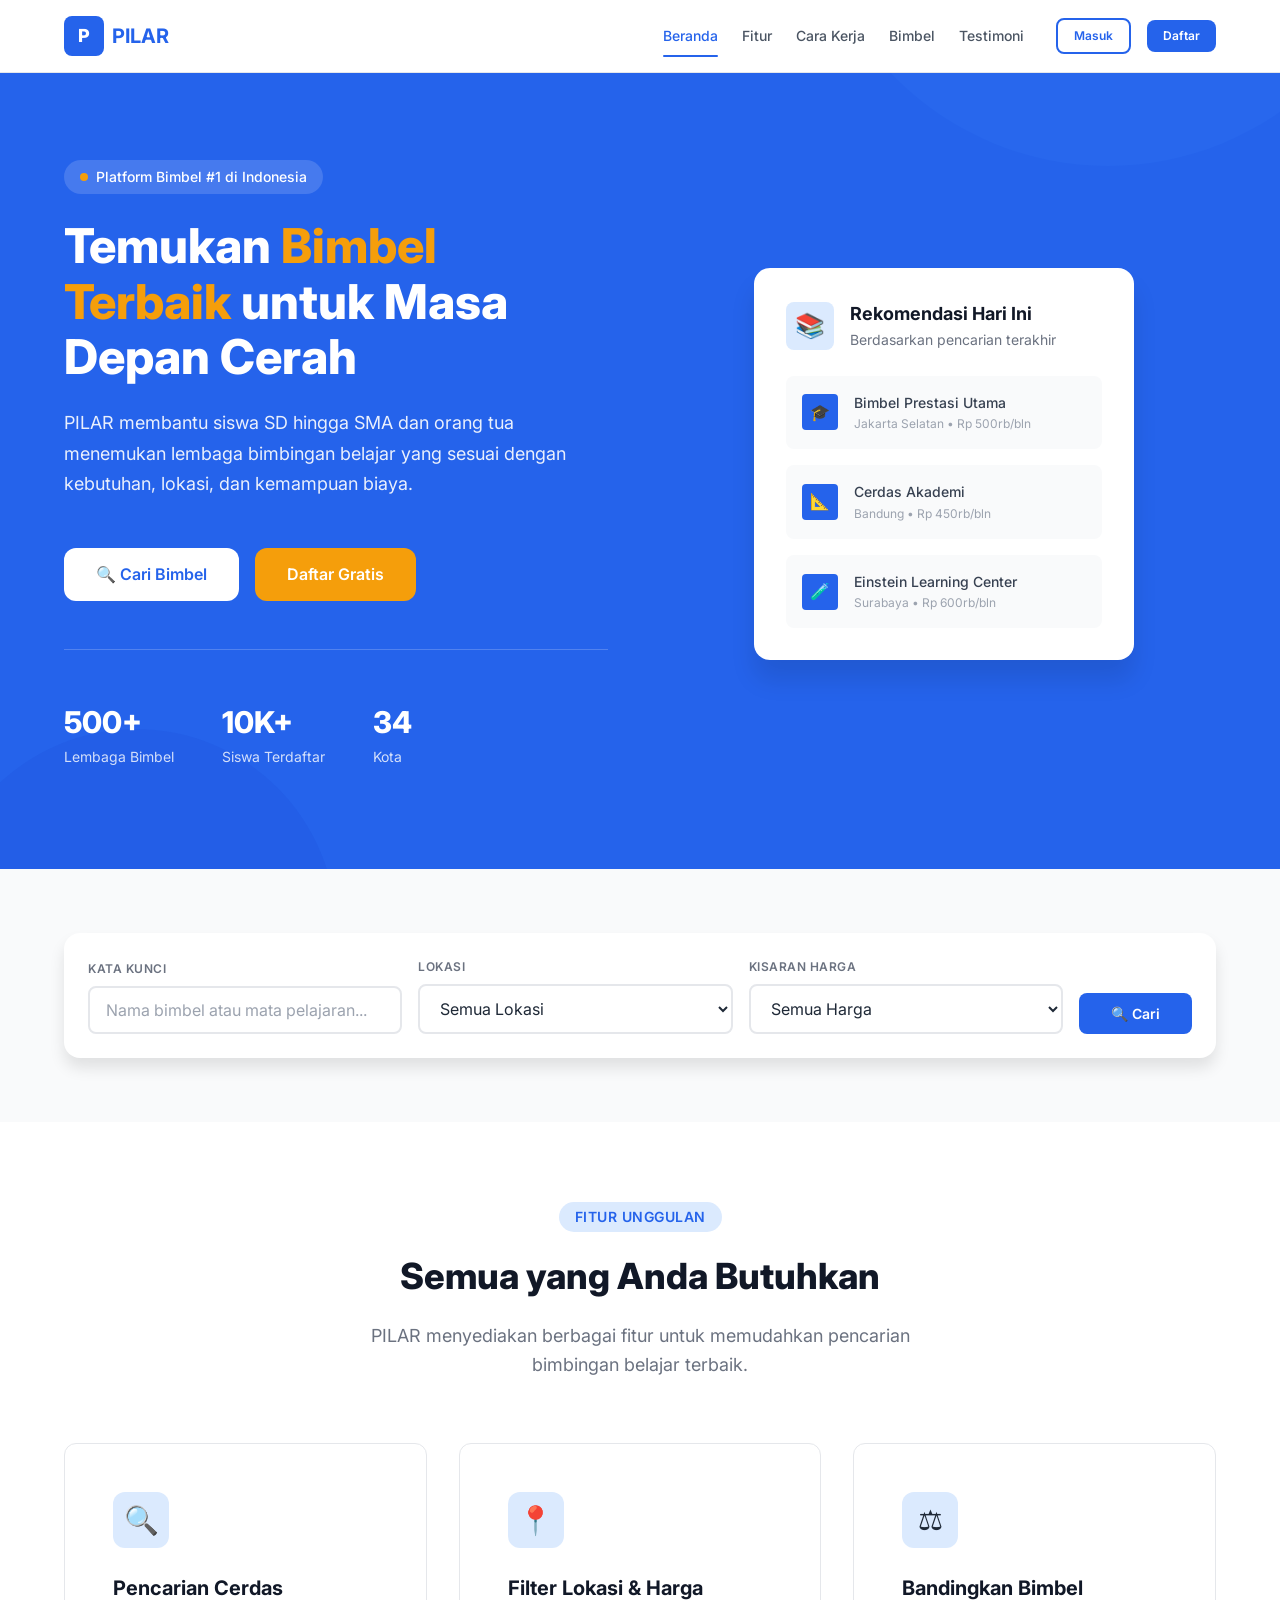
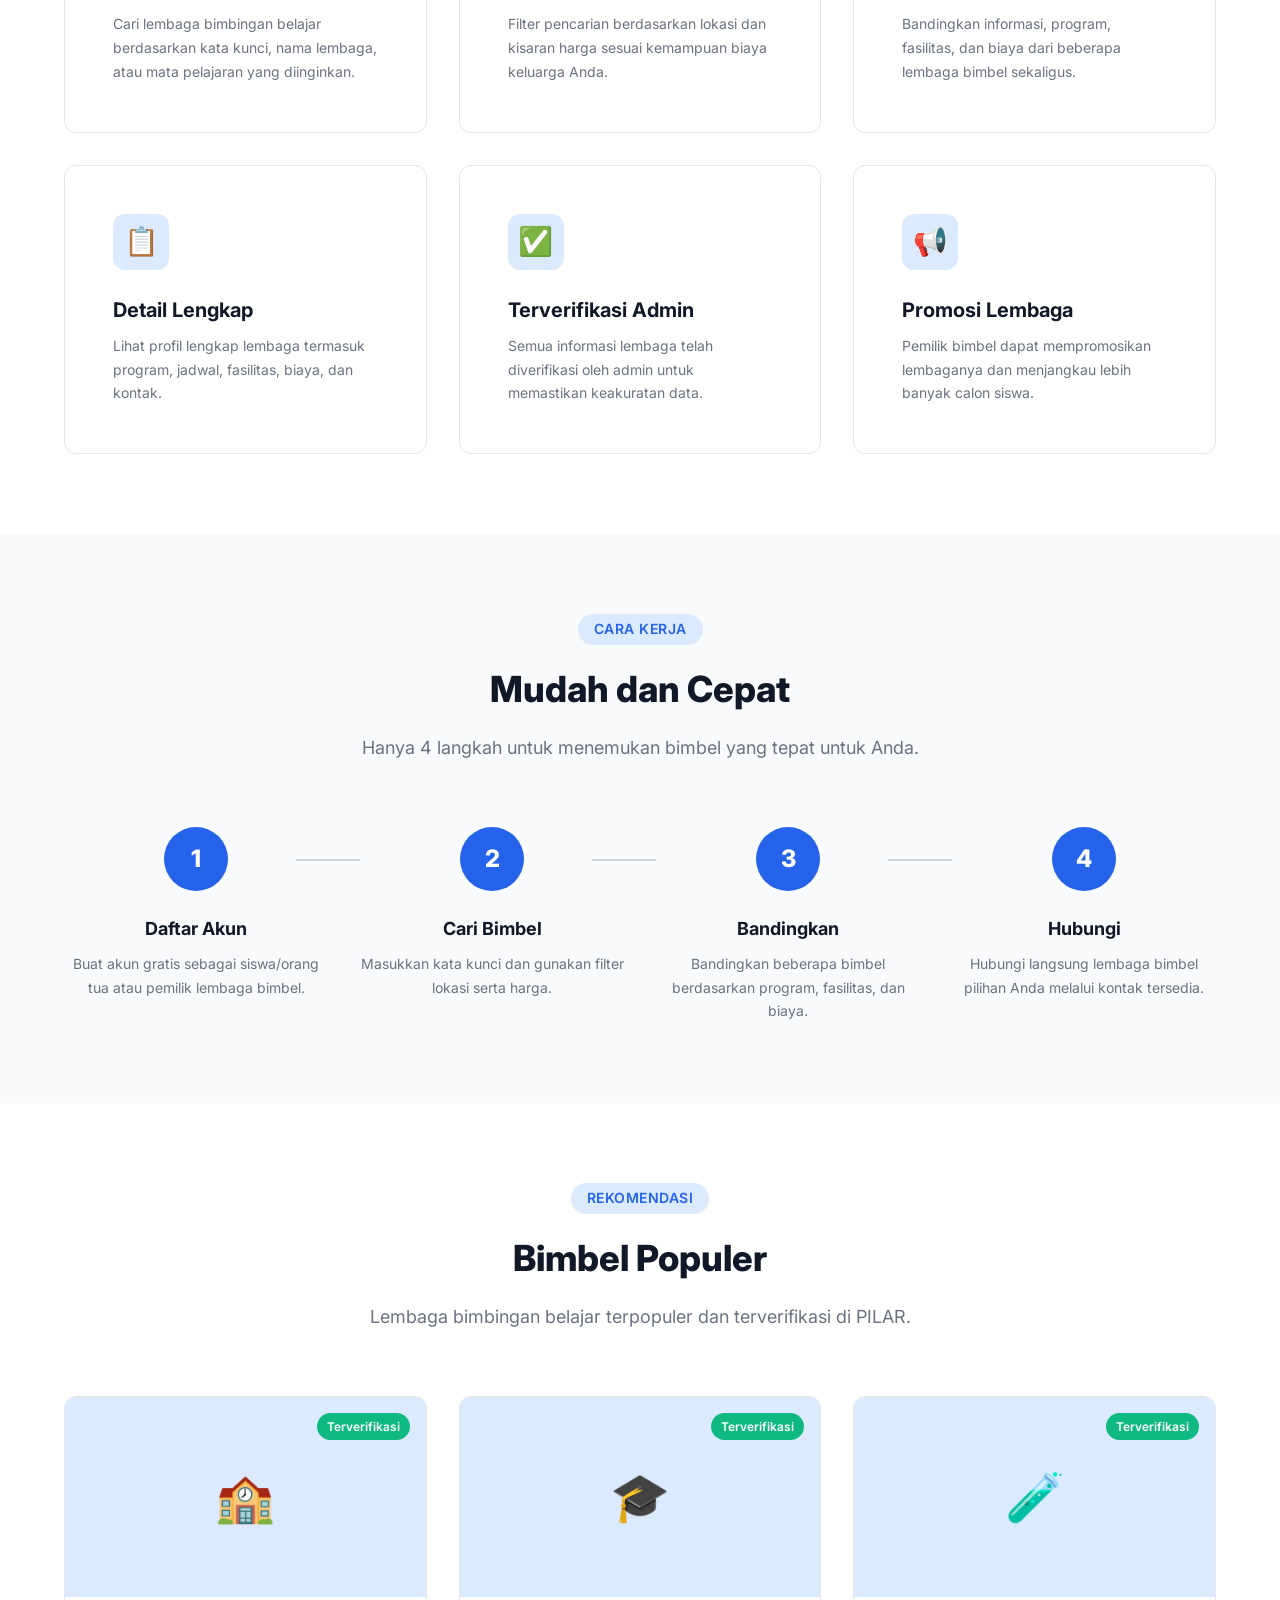
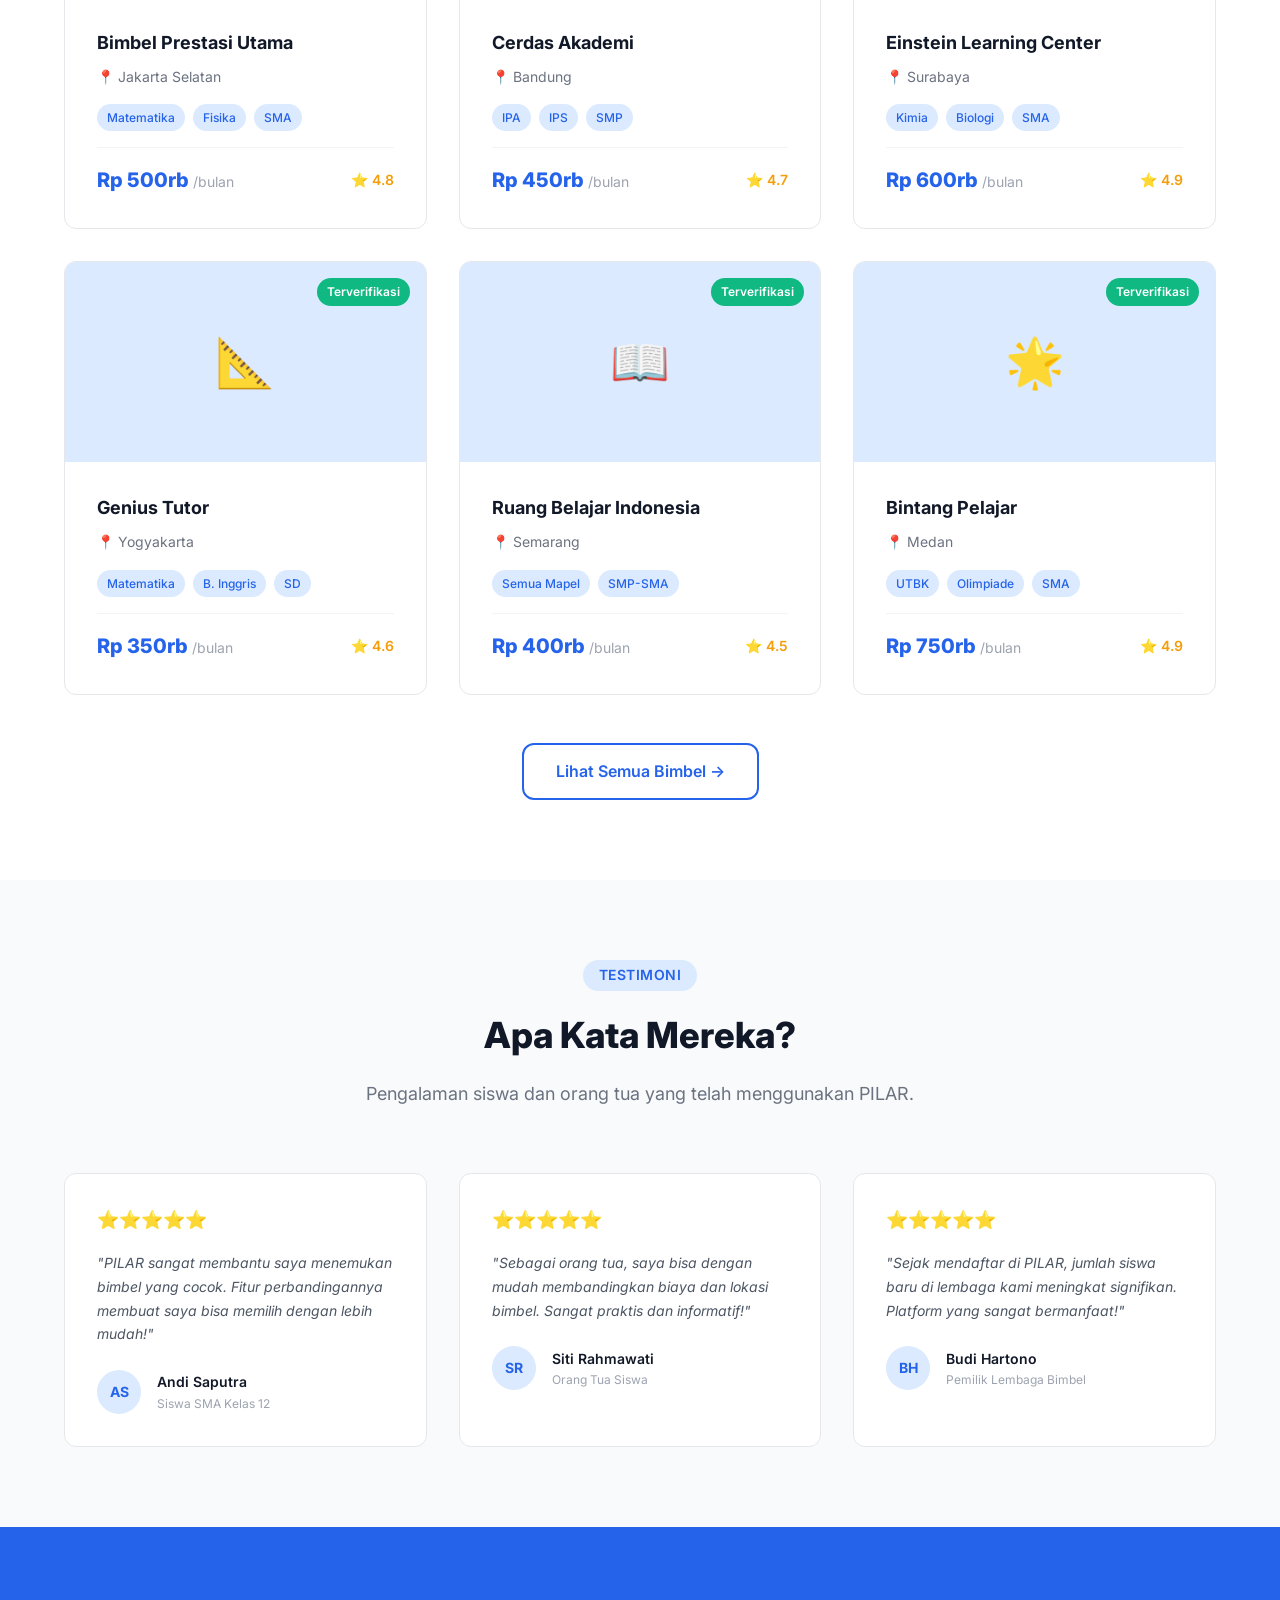
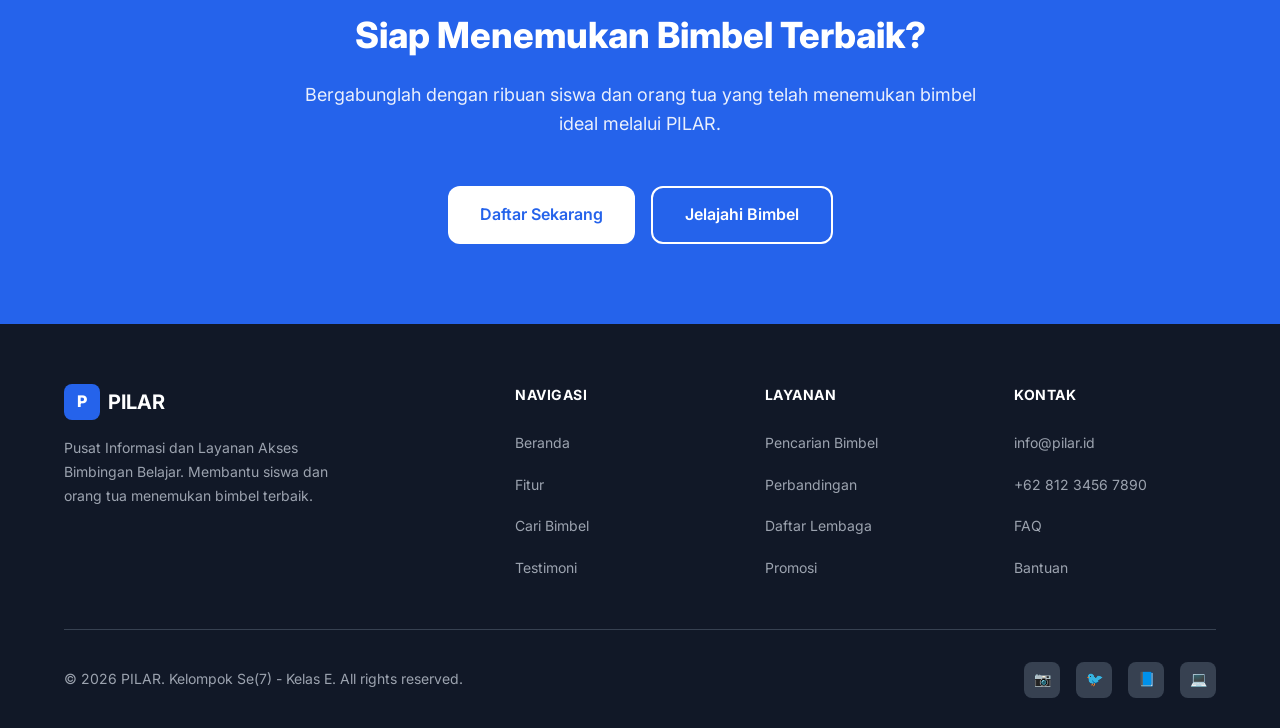
<file: index.html>
﻿<!DOCTYPE html>
<html lang="id">
<head>
  <meta charset="UTF-8">
  <meta name="viewport" content="width=device-width, initial-scale=1.0">
  <title>PILAR - Pusat Informasi dan Layanan Akses Bimbingan Belajar</title>
  <link rel="stylesheet" href="css/style.css">
  <link href="https://fonts.googleapis.com/css2?family=Inter:wght@400;500;600;700;800&display=swap" rel="stylesheet">
</head>
<body>

<nav class="navbar" id="navbar">
    <div class="container">
      <a href="index.html" class="navbar-brand">
        <div class="navbar-logo">P</div>
        <span class="navbar-brand-text"><span>PILAR</span></span>
      </a>

      <div class="navbar-menu" id="navbarMenu">
        <div class="navbar-links">
          <a href="#beranda" class="active">Beranda</a>
          <a href="#fitur">Fitur</a>
          <a href="#cara-kerja">Cara Kerja</a>
          <a href="#bimbel">Bimbel</a>
          <a href="#testimoni">Testimoni</a>
        </div>
        <div class="navbar-actions">
          <a href="login.html" class="btn btn-outline btn-sm">Masuk</a>
          <a href="register.html" class="btn btn-primary btn-sm">Daftar</a>
        </div>
      </div>

      <button class="navbar-toggle" id="navbarToggle" aria-label="Toggle menu">
        <span></span>
        <span></span>
        <span></span>
      </button>
    </div>
  </nav>

<section class="hero" id="beranda">
    <div class="container">
      <div class="hero-content">
        <div class="hero-badge">
          <span class="dot"></span>
          Platform Bimbel #1 di Indonesia
        </div>
        <h1 class="hero-title">
          Temukan <span class="highlight">Bimbel Terbaik</span> untuk Masa Depan Cerah
        </h1>
        <p class="hero-description">
          PILAR membantu siswa SD hingga SMA dan orang tua menemukan lembaga bimbingan belajar
          yang sesuai dengan kebutuhan, lokasi, dan kemampuan biaya.
        </p>
        <div class="hero-buttons">
          <a href="#bimbel" class="btn btn-white btn-lg">🔍 Cari Bimbel</a>
          <a href="register.html" class="btn btn-accent btn-lg">Daftar Gratis</a>
        </div>
        <div class="hero-stats">
          <div class="hero-stat">
            <div class="hero-stat-number">500+</div>
            <div class="hero-stat-label">Lembaga Bimbel</div>
          </div>
          <div class="hero-stat">
            <div class="hero-stat-number">10K+</div>
            <div class="hero-stat-label">Siswa Terdaftar</div>
          </div>
          <div class="hero-stat">
            <div class="hero-stat-number">34</div>
            <div class="hero-stat-label">Kota</div>
          </div>
        </div>
      </div>

      <div class="hero-illustration">
        <div class="hero-card">
          <div class="hero-card-header">
            <div class="hero-card-icon">📚</div>
            <div>
              <div class="hero-card-title">Rekomendasi Hari Ini</div>
              <div class="hero-card-subtitle">Berdasarkan pencarian terakhir</div>
            </div>
          </div>
          <div class="hero-card-items">
            <div class="hero-card-item">
              <div class="hero-card-item-icon">🎓</div>
              <div>
                <div class="hero-card-item-text">Bimbel Prestasi Utama</div>
                <div class="hero-card-item-sub">Jakarta Selatan • Rp 500rb/bln</div>
              </div>
            </div>
            <div class="hero-card-item">
              <div class="hero-card-item-icon">📐</div>
              <div>
                <div class="hero-card-item-text">Cerdas Akademi</div>
                <div class="hero-card-item-sub">Bandung • Rp 450rb/bln</div>
              </div>
            </div>
            <div class="hero-card-item">
              <div class="hero-card-item-icon">🧪</div>
              <div>
                <div class="hero-card-item-text">Einstein Learning Center</div>
                <div class="hero-card-item-sub">Surabaya • Rp 600rb/bln</div>
              </div>
            </div>
          </div>
        </div>
      </div>
    </div>
  </section>

<section class="search-section" id="cari">
    <div class="container">
      <div class="search-bar">
        <div class="search-field">
          <label for="searchKeyword">Kata Kunci</label>
          <input type="text" id="searchKeyword" placeholder="Nama bimbel atau mata pelajaran...">
        </div>
        <div class="search-field">
          <label for="searchLocation">Lokasi</label>
          <select id="searchLocation">
            <option value="">Semua Lokasi</option>
            <option value="jakarta">Jakarta</option>
            <option value="bandung">Bandung</option>
            <option value="surabaya">Surabaya</option>
            <option value="yogyakarta">Yogyakarta</option>
            <option value="semarang">Semarang</option>
            <option value="medan">Medan</option>
            <option value="makassar">Makassar</option>
          </select>
        </div>
        <div class="search-field">
          <label for="searchPrice">Kisaran Harga</label>
          <select id="searchPrice">
            <option value="">Semua Harga</option>
            <option value="0-300000">Di bawah Rp 300rb</option>
            <option value="300000-500000">Rp 300rb - Rp 500rb</option>
            <option value="500000-1000000">Rp 500rb - Rp 1jt</option>
            <option value="1000000+">Di atas Rp 1jt</option>
          </select>
        </div>
        <button class="btn btn-primary search-btn" onclick="handleSearch()">
          🔍 Cari
        </button>
      </div>
    </div>
  </section>

<section class="section" id="fitur">
    <div class="container">
      <div class="section-header">
        <span class="section-label">Fitur Unggulan</span>
        <h2 class="section-title">Semua yang Anda Butuhkan</h2>
        <p class="section-subtitle">
          PILAR menyediakan berbagai fitur untuk memudahkan pencarian bimbingan belajar terbaik.
        </p>
      </div>

      <div class="features-grid">
        <div class="feature-card fade-in">
          <div class="feature-icon">🔍</div>
          <h3 class="feature-title">Pencarian Cerdas</h3>
          <p class="feature-description">
            Cari lembaga bimbingan belajar berdasarkan kata kunci, nama lembaga,
            atau mata pelajaran yang diinginkan.
          </p>
        </div>

        <div class="feature-card fade-in">
          <div class="feature-icon">📍</div>
          <h3 class="feature-title">Filter Lokasi & Harga</h3>
          <p class="feature-description">
            Filter pencarian berdasarkan lokasi dan kisaran harga sesuai
            kemampuan biaya keluarga Anda.
          </p>
        </div>

        <div class="feature-card fade-in">
          <div class="feature-icon">⚖️</div>
          <h3 class="feature-title">Bandingkan Bimbel</h3>
          <p class="feature-description">
            Bandingkan informasi, program, fasilitas, dan biaya dari
            beberapa lembaga bimbel sekaligus.
          </p>
        </div>

        <div class="feature-card fade-in">
          <div class="feature-icon">📋</div>
          <h3 class="feature-title">Detail Lengkap</h3>
          <p class="feature-description">
            Lihat profil lengkap lembaga termasuk program, jadwal, fasilitas,
            biaya, dan kontak.
          </p>
        </div>

        <div class="feature-card fade-in">
          <div class="feature-icon">✅</div>
          <h3 class="feature-title">Terverifikasi Admin</h3>
          <p class="feature-description">
            Semua informasi lembaga telah diverifikasi oleh admin untuk
            memastikan keakuratan data.
          </p>
        </div>

        <div class="feature-card fade-in">
          <div class="feature-icon">📢</div>
          <h3 class="feature-title">Promosi Lembaga</h3>
          <p class="feature-description">
            Pemilik bimbel dapat mempromosikan lembaganya dan menjangkau
            lebih banyak calon siswa.
          </p>
        </div>
      </div>
    </div>
  </section>

<section class="section how-it-works" id="cara-kerja">
    <div class="container">
      <div class="section-header">
        <span class="section-label">Cara Kerja</span>
        <h2 class="section-title">Mudah dan Cepat</h2>
        <p class="section-subtitle">
          Hanya 4 langkah untuk menemukan bimbel yang tepat untuk Anda.
        </p>
      </div>

      <div class="steps-grid">
        <div class="step-card fade-in">
          <div class="step-number">1</div>
          <h3 class="step-title">Daftar Akun</h3>
          <p class="step-description">
            Buat akun gratis sebagai siswa/orang tua atau pemilik lembaga bimbel.
          </p>
        </div>

        <div class="step-card fade-in">
          <div class="step-number">2</div>
          <h3 class="step-title">Cari Bimbel</h3>
          <p class="step-description">
            Masukkan kata kunci dan gunakan filter lokasi serta harga.
          </p>
        </div>

        <div class="step-card fade-in">
          <div class="step-number">3</div>
          <h3 class="step-title">Bandingkan</h3>
          <p class="step-description">
            Bandingkan beberapa bimbel berdasarkan program, fasilitas, dan biaya.
          </p>
        </div>

        <div class="step-card fade-in">
          <div class="step-number">4</div>
          <h3 class="step-title">Hubungi</h3>
          <p class="step-description">
            Hubungi langsung lembaga bimbel pilihan Anda melalui kontak tersedia.
          </p>
        </div>
      </div>
    </div>
  </section>

<section class="section" id="bimbel">
    <div class="container">
      <div class="section-header">
        <span class="section-label">Rekomendasi</span>
        <h2 class="section-title">Bimbel Populer</h2>
        <p class="section-subtitle">
          Lembaga bimbingan belajar terpopuler dan terverifikasi di PILAR.
        </p>
      </div>

      <div class="bimbel-grid" id="bimbelGrid">
        
        <div class="bimbel-card fade-in">
          <div class="bimbel-card-image">
            🏫
            <span class="bimbel-card-badge">Terverifikasi</span>
          </div>
          <div class="bimbel-card-body">
            <h3 class="bimbel-card-name">Bimbel Prestasi Utama</h3>
            <div class="bimbel-card-location">📍 Jakarta Selatan</div>
            <div class="bimbel-card-tags">
              <span class="bimbel-tag">Matematika</span>
              <span class="bimbel-tag">Fisika</span>
              <span class="bimbel-tag">SMA</span>
            </div>
            <div class="bimbel-card-footer">
              <div class="bimbel-price">Rp 500rb <span>/bulan</span></div>
              <div class="bimbel-rating">⭐ 4.8</div>
            </div>
          </div>
        </div>

<div class="bimbel-card fade-in">
          <div class="bimbel-card-image">
            🎓
            <span class="bimbel-card-badge">Terverifikasi</span>
          </div>
          <div class="bimbel-card-body">
            <h3 class="bimbel-card-name">Cerdas Akademi</h3>
            <div class="bimbel-card-location">📍 Bandung</div>
            <div class="bimbel-card-tags">
              <span class="bimbel-tag">IPA</span>
              <span class="bimbel-tag">IPS</span>
              <span class="bimbel-tag">SMP</span>
            </div>
            <div class="bimbel-card-footer">
              <div class="bimbel-price">Rp 450rb <span>/bulan</span></div>
              <div class="bimbel-rating">⭐ 4.7</div>
            </div>
          </div>
        </div>

<div class="bimbel-card fade-in">
          <div class="bimbel-card-image">
            🧪
            <span class="bimbel-card-badge">Terverifikasi</span>
          </div>
          <div class="bimbel-card-body">
            <h3 class="bimbel-card-name">Einstein Learning Center</h3>
            <div class="bimbel-card-location">📍 Surabaya</div>
            <div class="bimbel-card-tags">
              <span class="bimbel-tag">Kimia</span>
              <span class="bimbel-tag">Biologi</span>
              <span class="bimbel-tag">SMA</span>
            </div>
            <div class="bimbel-card-footer">
              <div class="bimbel-price">Rp 600rb <span>/bulan</span></div>
              <div class="bimbel-rating">⭐ 4.9</div>
            </div>
          </div>
        </div>

<div class="bimbel-card fade-in">
          <div class="bimbel-card-image">
            📐
            <span class="bimbel-card-badge">Terverifikasi</span>
          </div>
          <div class="bimbel-card-body">
            <h3 class="bimbel-card-name">Genius Tutor</h3>
            <div class="bimbel-card-location">📍 Yogyakarta</div>
            <div class="bimbel-card-tags">
              <span class="bimbel-tag">Matematika</span>
              <span class="bimbel-tag">B. Inggris</span>
              <span class="bimbel-tag">SD</span>
            </div>
            <div class="bimbel-card-footer">
              <div class="bimbel-price">Rp 350rb <span>/bulan</span></div>
              <div class="bimbel-rating">⭐ 4.6</div>
            </div>
          </div>
        </div>

<div class="bimbel-card fade-in">
          <div class="bimbel-card-image">
            📖
            <span class="bimbel-card-badge">Terverifikasi</span>
          </div>
          <div class="bimbel-card-body">
            <h3 class="bimbel-card-name">Ruang Belajar Indonesia</h3>
            <div class="bimbel-card-location">📍 Semarang</div>
            <div class="bimbel-card-tags">
              <span class="bimbel-tag">Semua Mapel</span>
              <span class="bimbel-tag">SMP-SMA</span>
            </div>
            <div class="bimbel-card-footer">
              <div class="bimbel-price">Rp 400rb <span>/bulan</span></div>
              <div class="bimbel-rating">⭐ 4.5</div>
            </div>
          </div>
        </div>

<div class="bimbel-card fade-in">
          <div class="bimbel-card-image">
            🌟
            <span class="bimbel-card-badge">Terverifikasi</span>
          </div>
          <div class="bimbel-card-body">
            <h3 class="bimbel-card-name">Bintang Pelajar</h3>
            <div class="bimbel-card-location">📍 Medan</div>
            <div class="bimbel-card-tags">
              <span class="bimbel-tag">UTBK</span>
              <span class="bimbel-tag">Olimpiade</span>
              <span class="bimbel-tag">SMA</span>
            </div>
            <div class="bimbel-card-footer">
              <div class="bimbel-price">Rp 750rb <span>/bulan</span></div>
              <div class="bimbel-rating">⭐ 4.9</div>
            </div>
          </div>
        </div>
      </div>

      <div style="text-align: center; margin-top: var(--spacing-2xl);">
        <a href="#" class="btn btn-outline btn-lg">Lihat Semua Bimbel →</a>
      </div>
    </div>
  </section>

<section class="section" id="testimoni" style="background-color: var(--gray-50);">
    <div class="container">
      <div class="section-header">
        <span class="section-label">Testimoni</span>
        <h2 class="section-title">Apa Kata Mereka?</h2>
        <p class="section-subtitle">
          Pengalaman siswa dan orang tua yang telah menggunakan PILAR.
        </p>
      </div>

      <div class="testimonials-grid">
        <div class="testimonial-card fade-in">
          <div class="testimonial-stars">⭐⭐⭐⭐⭐</div>
          <p class="testimonial-text">
            "PILAR sangat membantu saya menemukan bimbel yang cocok. Fitur perbandingannya
            membuat saya bisa memilih dengan lebih mudah!"
          </p>
          <div class="testimonial-author">
            <div class="testimonial-avatar">AS</div>
            <div>
              <div class="testimonial-name">Andi Saputra</div>
              <div class="testimonial-role">Siswa SMA Kelas 12</div>
            </div>
          </div>
        </div>

        <div class="testimonial-card fade-in">
          <div class="testimonial-stars">⭐⭐⭐⭐⭐</div>
          <p class="testimonial-text">
            "Sebagai orang tua, saya bisa dengan mudah membandingkan biaya dan lokasi
            bimbel. Sangat praktis dan informatif!"
          </p>
          <div class="testimonial-author">
            <div class="testimonial-avatar">SR</div>
            <div>
              <div class="testimonial-name">Siti Rahmawati</div>
              <div class="testimonial-role">Orang Tua Siswa</div>
            </div>
          </div>
        </div>

        <div class="testimonial-card fade-in">
          <div class="testimonial-stars">⭐⭐⭐⭐⭐</div>
          <p class="testimonial-text">
            "Sejak mendaftar di PILAR, jumlah siswa baru di lembaga kami meningkat
            signifikan. Platform yang sangat bermanfaat!"
          </p>
          <div class="testimonial-author">
            <div class="testimonial-avatar">BH</div>
            <div>
              <div class="testimonial-name">Budi Hartono</div>
              <div class="testimonial-role">Pemilik Lembaga Bimbel</div>
            </div>
          </div>
        </div>
      </div>
    </div>
  </section>

<section class="cta-section">
    <div class="container">
      <div class="cta-content">
        <h2 class="cta-title">Siap Menemukan Bimbel Terbaik?</h2>
        <p class="cta-description">
          Bergabunglah dengan ribuan siswa dan orang tua yang telah menemukan
          bimbel ideal melalui PILAR.
        </p>
        <div class="cta-buttons">
          <a href="register.html" class="btn btn-white btn-lg">Daftar Sekarang</a>
          <a href="#bimbel" class="btn btn-outline btn-lg" style="border-color: white; color: white;">Jelajahi Bimbel</a>
        </div>
      </div>
    </div>
  </section>

<footer class="footer">
    <div class="container">
      <div class="footer-grid">
        <div class="footer-brand">
          <div class="footer-brand-name">
            <div class="footer-logo">P</div>
            <h3>PILAR</h3>
          </div>
          <p>
            Pusat Informasi dan Layanan Akses Bimbingan Belajar.
            Membantu siswa dan orang tua menemukan bimbel terbaik.
          </p>
        </div>

        <div class="footer-col">
          <h4>Navigasi</h4>
          <ul>
            <li><a href="#beranda">Beranda</a></li>
            <li><a href="#fitur">Fitur</a></li>
            <li><a href="#bimbel">Cari Bimbel</a></li>
            <li><a href="#testimoni">Testimoni</a></li>
          </ul>
        </div>

        <div class="footer-col">
          <h4>Layanan</h4>
          <ul>
            <li><a href="#">Pencarian Bimbel</a></li>
            <li><a href="#">Perbandingan</a></li>
            <li><a href="#">Daftar Lembaga</a></li>
            <li><a href="#">Promosi</a></li>
          </ul>
        </div>

        <div class="footer-col">
          <h4>Kontak</h4>
          <ul>
            <li><a href="#">info@pilar.id</a></li>
            <li><a href="#">+62 812 3456 7890</a></li>
            <li><a href="#">FAQ</a></li>
            <li><a href="#">Bantuan</a></li>
          </ul>
        </div>
      </div>

      <div class="footer-bottom">
        <p>© 2026 PILAR. Kelompok Se(7) - Kelas E. All rights reserved.</p>
        <div class="footer-socials">
          <a href="#" aria-label="Instagram">📷</a>
          <a href="#" aria-label="Twitter">🐦</a>
          <a href="#" aria-label="Facebook">📘</a>
          <a href="https://github.com/Praaldi/Pilar.git" aria-label="GitHub">💻</a>
        </div>
      </div>
    </div>
  </footer>

  <script src="js/main.js"></script>
</body>
</html>
</file>
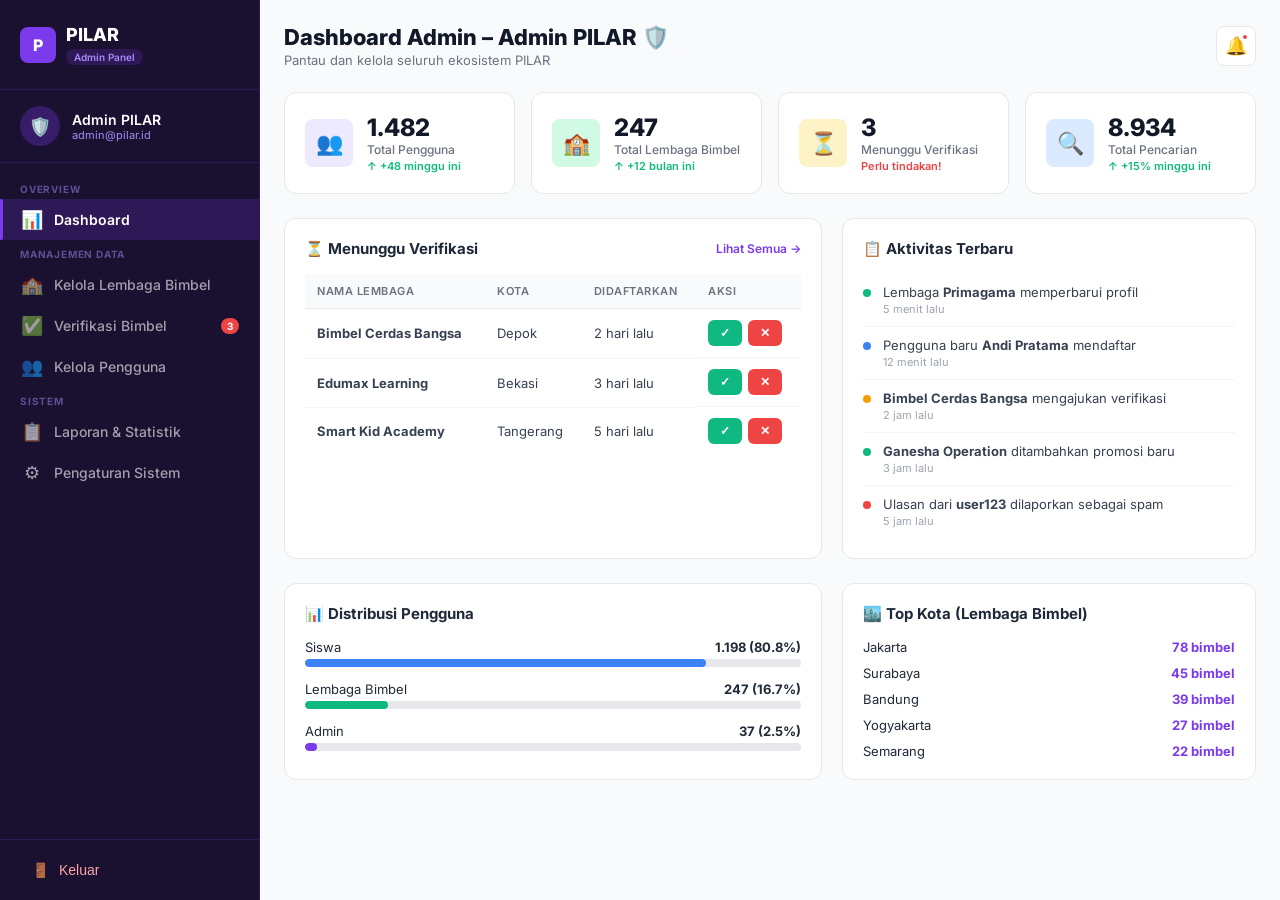
<file: dashboard-admin.html>
﻿<!DOCTYPE html>
<html lang="id">
<head>
  <meta charset="UTF-8">
  <meta name="viewport" content="width=device-width, initial-scale=1.0">
  <title>Dashboard Admin - PILAR</title>
  <link href="https://fonts.googleapis.com/css2?family=Inter:wght@400;500;600;700;800&display=swap" rel="stylesheet">
  <style>
    * { margin: 0; padding: 0; box-sizing: border-box; }
    :root {
      --primary: #7C3AED; --primary-dark: #6D28D9; --primary-light: #8B5CF6;
      --primary-lighter: #EDE9FE;
      --accent: #F59E0B; --accent-dark: #D97706;
      --white: #FFFFFF; --gray-50: #F9FAFB; --gray-100: #F3F4F6;
      --gray-200: #E5E7EB; --gray-300: #D1D5DB; --gray-400: #9CA3AF;
      --gray-500: #6B7280; --gray-600: #4B5563; --gray-700: #374151;
      --gray-800: #1F2937; --gray-900: #111827;
      --success: #10B981; --error: #EF4444; --warning: #F59E0B; --info: #3B82F6;
      --font-family: 'Inter', 'Segoe UI', system-ui, sans-serif;
      --shadow-sm: 0 1px 2px rgba(0,0,0,0.05);
      --shadow-md: 0 4px 6px rgba(0,0,0,0.07);
      --shadow-lg: 0 10px 15px rgba(0,0,0,0.1);
      --radius-sm: 4px; --radius-md: 8px; --radius-lg: 12px; --radius-xl: 16px;
      --radius-full: 9999px;
      --transition-fast: 150ms ease; --transition-normal: 250ms ease;
    }
    body { font-family: var(--font-family); background-color: #0F0A1E; color: var(--gray-800); }

.sidebar {
      position: fixed; left: 0; top: 0; bottom: 0; width: 260px;
      background-color: #1A1030; border-right: 1px solid rgba(124,58,237,0.2);
      display: flex; flex-direction: column; z-index: 100;
    }
    .sidebar-logo {
      display: flex; align-items: center; gap: 10px;
      padding: 24px 20px; border-bottom: 1px solid rgba(124,58,237,0.2);
    }
    .logo-icon {
      width: 36px; height: 36px; background-color: var(--primary);
      border-radius: 8px; display: flex; align-items: center;
      justify-content: center; color: var(--white); font-weight: 800; font-size: 16px;
    }
    .logo-text { font-size: 18px; font-weight: 800; color: var(--white); }
    .role-badge {
      display: inline-block; font-size: 10px; font-weight: 600; color: #A78BFA;
      background-color: rgba(124,58,237,0.2); padding: 2px 8px;
      border-radius: 9999px; margin-top: 2px;
    }
    .sidebar-user {
      padding: 16px 20px; border-bottom: 1px solid rgba(124,58,237,0.2);
      display: flex; align-items: center; gap: 12px;
    }
    .user-avatar {
      width: 40px; height: 40px; border-radius: 50%;
      background-color: rgba(124,58,237,0.3); display: flex; align-items: center;
      justify-content: center; font-size: 18px; flex-shrink: 0;
    }
    .user-name { font-weight: 600; font-size: 14px; color: var(--white); }
    .user-email { font-size: 11px; color: #A78BFA; }

    .sidebar-nav { flex: 1; padding: 12px 0; overflow-y: auto; }
    .nav-label {
      font-size: 10px; font-weight: 700; color: rgba(167,139,250,0.5);
      text-transform: uppercase; letter-spacing: 0.8px; padding: 8px 20px 4px;
    }
    .nav-item {
      display: flex; align-items: center; gap: 10px;
      padding: 10px 20px; font-size: 14px; font-weight: 500;
      color: rgba(255,255,255,0.6); cursor: pointer;
      transition: all var(--transition-fast); text-decoration: none;
      position: relative;
    }
    .nav-item:hover { background-color: rgba(124,58,237,0.1); color: var(--white); }
    .nav-item.active {
      background-color: rgba(124,58,237,0.2); color: var(--white); font-weight: 600;
    }
    .nav-item.active::before {
      content: ''; position: absolute; left: 0; top: 0; bottom: 0;
      width: 3px; background-color: var(--primary); border-radius: 0 2px 2px 0;
    }
    .nav-item .icon { font-size: 18px; width: 24px; text-align: center; }
    .sidebar-footer { padding: 12px 20px; border-top: 1px solid rgba(124,58,237,0.2); }
    .logout-btn {
      display: flex; align-items: center; gap: 10px;
      padding: 10px 12px; border-radius: 8px; width: 100%;
      font-size: 14px; font-weight: 500; color: #FCA5A5;
      background: none; border: none; cursor: pointer;
      transition: background-color var(--transition-fast);
    }
    .logout-btn:hover { background-color: rgba(239,68,68,0.1); }

.main-content { margin-left: 260px; min-height: 100vh; padding: 24px; background-color: var(--gray-50); }
    .topbar {
      display: flex; align-items: center; justify-content: space-between; margin-bottom: 24px;
    }
    .topbar-title { font-size: 22px; font-weight: 800; color: var(--gray-900); }
    .topbar-sub { font-size: 13px; color: var(--gray-500); margin-top: 2px; }
    .topbar-actions { display: flex; align-items: center; gap: 12px; }
    .notif-btn {
      width: 40px; height: 40px; border-radius: 8px;
      background-color: var(--white); border: 1px solid var(--gray-200);
      display: flex; align-items: center; justify-content: center;
      font-size: 18px; cursor: pointer; position: relative;
    }
    .notif-dot {
      position: absolute; top: 6px; right: 6px;
      width: 8px; height: 8px; background-color: var(--error);
      border-radius: 50%; border: 2px solid white;
    }
    .btn-primary {
      padding: 10px 20px; background-color: var(--primary); color: var(--white);
      border: none; border-radius: 8px; font-size: 13px; font-weight: 700;
      cursor: pointer; transition: background-color var(--transition-fast);
    }
    .btn-primary:hover { background-color: var(--primary-dark); }
    .btn-danger {
      padding: 6px 12px; background-color: var(--error); color: var(--white);
      border: none; border-radius: 6px; font-size: 12px; font-weight: 600;
      cursor: pointer;
    }
    .btn-success {
      padding: 6px 12px; background-color: var(--success); color: var(--white);
      border: none; border-radius: 6px; font-size: 12px; font-weight: 600;
      cursor: pointer;
    }
    .btn-warn {
      padding: 6px 12px; background-color: var(--warning); color: var(--white);
      border: none; border-radius: 6px; font-size: 12px; font-weight: 600;
      cursor: pointer;
    }

.stats-grid { display: grid; grid-template-columns: repeat(4, 1fr); gap: 16px; margin-bottom: 24px; }
    .stat-card {
      background-color: var(--white); border: 1px solid var(--gray-200);
      border-radius: 12px; padding: 20px;
      display: flex; align-items: center; gap: 14px;
      transition: box-shadow var(--transition-fast);
    }
    .stat-card:hover { box-shadow: var(--shadow-md); }
    .stat-icon {
      width: 48px; height: 48px; border-radius: 8px;
      display: flex; align-items: center; justify-content: center; font-size: 22px; flex-shrink: 0;
    }
    .stat-icon.purple { background-color: var(--primary-lighter); }
    .stat-icon.green { background-color: #D1FAE5; }
    .stat-icon.blue { background-color: #DBEAFE; }
    .stat-icon.orange { background-color: #FEF3C7; }
    .stat-icon.red { background-color: #FEE2E2; }
    .stat-number { font-size: 24px; font-weight: 800; color: var(--gray-900); }
    .stat-label { font-size: 12px; color: var(--gray-500); font-weight: 500; }
    .stat-trend { font-size: 11px; font-weight: 600; margin-top: 2px; }
    .trend-up { color: var(--success); }
    .trend-down { color: var(--error); }

.content-grid { display: grid; grid-template-columns: 1.3fr 1fr; gap: 20px; margin-bottom: 24px; }
    .card {
      background-color: var(--white); border: 1px solid var(--gray-200);
      border-radius: 12px; padding: 20px;
    }
    .card-header {
      display: flex; align-items: center; justify-content: space-between; margin-bottom: 16px;
    }
    .card-title { font-size: 15px; font-weight: 700; color: var(--gray-800); }
    .card-link { font-size: 12px; color: var(--primary); font-weight: 600; text-decoration: none; cursor: pointer; }

.data-table { width: 100%; border-collapse: collapse; font-size: 13px; }
    .data-table th {
      padding: 10px 12px; text-align: left; font-weight: 600; font-size: 11px;
      text-transform: uppercase; letter-spacing: 0.5px; color: var(--gray-500);
      background-color: var(--gray-50); border-bottom: 1px solid var(--gray-200);
    }
    .data-table td {
      padding: 11px 12px; border-bottom: 1px solid var(--gray-100); color: var(--gray-700);
      vertical-align: middle;
    }
    .data-table tr:last-child td { border-bottom: none; }
    .data-table .actions { display: flex; gap: 6px; }

.badge {
      display: inline-block; padding: 2px 8px; border-radius: 9999px;
      font-size: 10px; font-weight: 600;
    }
    .badge.verified { background-color: #D1FAE5; color: #065F46; }
    .badge.pending { background-color: #FEF3C7; color: #92400E; }
    .badge.rejected { background-color: #FEE2E2; color: #991B1B; }
    .badge.active { background-color: #DBEAFE; color: #1E40AF; }
    .badge.suspended { background-color: var(--gray-100); color: var(--gray-600); }
    .badge.admin-role { background-color: var(--primary-lighter); color: var(--primary-dark); }
    .badge.lembaga-role { background-color: #D1FAE5; color: #065F46; }
    .badge.siswa-role { background-color: #DBEAFE; color: #1E40AF; }

.page-section { display: none; }
    .page-section.active { display: block; }

.activity-item {
      display: flex; align-items: flex-start; gap: 12px;
      padding: 10px 0; border-bottom: 1px solid var(--gray-100);
    }
    .activity-item:last-child { border-bottom: none; }
    .activity-dot {
      width: 8px; height: 8px; border-radius: 50%; margin-top: 5px; flex-shrink: 0;
    }
    .dot-green { background-color: var(--success); }
    .dot-blue { background-color: var(--info); }
    .dot-yellow { background-color: var(--warning); }
    .dot-red { background-color: var(--error); }
    .activity-text { font-size: 13px; color: var(--gray-700); }
    .activity-time { font-size: 11px; color: var(--gray-400); margin-top: 2px; }

.table-search {
      display: flex; gap: 10px; margin-bottom: 14px; flex-wrap: wrap;
    }
    .table-search input, .table-search select {
      padding: 8px 12px; border: 2px solid var(--gray-200);
      border-radius: 8px; font-size: 13px; font-family: inherit;
      color: var(--gray-700); background-color: var(--white);
    }
    .table-search input { flex: 1; min-width: 180px; }
    .table-search input:focus, .table-search select:focus { outline: none; border-color: var(--primary); }

.form-label { font-size: 13px; font-weight: 600; color: var(--gray-700); margin-bottom: 6px; }
    .form-input {
      width: 100%; padding: 10px 14px; border: 2px solid var(--gray-200);
      border-radius: 8px; font-size: 13px; font-family: inherit;
      color: var(--gray-800); transition: border-color var(--transition-fast);
      background-color: var(--white);
    }
    .form-input:focus { outline: none; border-color: var(--primary); }
    .form-grid-2 { display: grid; grid-template-columns: 1fr 1fr; gap: 14px; }
    .form-mb { margin-bottom: 14px; }
    .save-btn {
      padding: 10px 24px; background-color: var(--primary); color: var(--white);
      border: none; border-radius: 8px; font-size: 13px;
      font-weight: 700; cursor: pointer;
    }

.modal-overlay {
      position: fixed; inset: 0; background-color: rgba(0,0,0,0.5);
      display: none; align-items: center; justify-content: center; z-index: 999;
    }
    .modal-overlay.show { display: flex; }
    .modal {
      background-color: var(--white); border-radius: 12px; padding: 24px;
      width: 100%; max-width: 440px; box-shadow: var(--shadow-lg);
    }
    .modal-title { font-size: 16px; font-weight: 700; margin-bottom: 8px; }
    .modal-body { font-size: 13px; color: var(--gray-500); margin-bottom: 20px; }
    .modal-actions { display: flex; gap: 10px; justify-content: flex-end; }

    @media (max-width: 1100px) { .stats-grid { grid-template-columns: repeat(2, 1fr); } }
    @media (max-width: 1024px) { .content-grid { grid-template-columns: 1fr; } }
    @media (max-width: 768px) {
      .sidebar { display: none; } .main-content { margin-left: 0; }
      .stats-grid { grid-template-columns: 1fr 1fr; }
    }
  </style>
</head>
<body>

<aside class="sidebar">
    <div class="sidebar-logo">
      <div class="logo-icon">P</div>
      <div>
        <div class="logo-text">PILAR</div>
        <span class="role-badge">Admin Panel</span>
      </div>
    </div>

    <div class="sidebar-user">
      <div class="user-avatar">🛡️</div>
      <div>
        <div class="user-name" id="sidebarAdminName">Admin PILAR</div>
        <div class="user-email" id="sidebarAdminEmail">admin@pilar.id</div>
      </div>
    </div>

    <nav class="sidebar-nav">
      <div class="nav-label">Overview</div>
      <a class="nav-item active" onclick="showSection('beranda', this)">
        <span class="icon">📊</span> Dashboard
      </a>
      <div class="nav-label">Manajemen Data</div>
      <a class="nav-item" onclick="showSection('kelola-lembaga', this)">
        <span class="icon">🏫</span> Kelola Lembaga Bimbel
      </a>
      <a class="nav-item" onclick="showSection('verifikasi', this)">
        <span class="icon">✅</span> Verifikasi Bimbel
        <span style="margin-left:auto;background-color:var(--error);color:white;font-size:10px;font-weight:700;padding:2px 6px;border-radius:9999px;">3</span>
      </a>
      <a class="nav-item" onclick="showSection('kelola-pengguna', this)">
        <span class="icon">👥</span> Kelola Pengguna
      </a>
      <div class="nav-label">Sistem</div>
      <a class="nav-item" onclick="showSection('laporan', this)">
        <span class="icon">📋</span> Laporan & Statistik
      </a>
      <a class="nav-item" onclick="showSection('pengaturan', this)">
        <span class="icon">⚙️</span> Pengaturan Sistem
      </a>
    </nav>

    <div class="sidebar-footer">
      <button class="logout-btn" onclick="logout()">
        <span>🚪</span> Keluar
      </button>
    </div>
  </aside>

<main class="main-content">

<div class="page-section active" id="section-beranda">
      <div class="topbar">
        <div>
          <div class="topbar-title" id="greetingAdmin">Dashboard Admin 🛡️</div>
          <div class="topbar-sub">Pantau dan kelola seluruh ekosistem PILAR</div>
        </div>
        <div class="topbar-actions">
          <button class="notif-btn">🔔<span class="notif-dot"></span></button>
        </div>
      </div>

<div class="stats-grid">
        <div class="stat-card">
          <div class="stat-icon purple">👥</div>
          <div>
            <div class="stat-number">1.482</div>
            <div class="stat-label">Total Pengguna</div>
            <div class="stat-trend trend-up">↑ +48 minggu ini</div>
          </div>
        </div>
        <div class="stat-card">
          <div class="stat-icon green">🏫</div>
          <div>
            <div class="stat-number">247</div>
            <div class="stat-label">Total Lembaga Bimbel</div>
            <div class="stat-trend trend-up">↑ +12 bulan ini</div>
          </div>
        </div>
        <div class="stat-card">
          <div class="stat-icon orange">⏳</div>
          <div>
            <div class="stat-number">3</div>
            <div class="stat-label">Menunggu Verifikasi</div>
            <div class="stat-trend trend-down">Perlu tindakan!</div>
          </div>
        </div>
        <div class="stat-card">
          <div class="stat-icon blue">🔍</div>
          <div>
            <div class="stat-number">8.934</div>
            <div class="stat-label">Total Pencarian</div>
            <div class="stat-trend trend-up">↑ +15% minggu ini</div>
          </div>
        </div>
      </div>

<div class="content-grid">
        
        <div class="card">
          <div class="card-header">
            <div class="card-title">⏳ Menunggu Verifikasi</div>
            <a class="card-link" onclick="showSection('verifikasi', document.querySelectorAll('.nav-item')[2])">Lihat Semua →</a>
          </div>
          <table class="data-table">
            <thead>
              <tr>
                <th>Nama Lembaga</th>
                <th>Kota</th>
                <th>Didaftarkan</th>
                <th>Aksi</th>
              </tr>
            </thead>
            <tbody>
              <tr>
                <td><strong>Bimbel Cerdas Bangsa</strong></td>
                <td>Depok</td>
                <td>2 hari lalu</td>
                <td class="actions">
                  <button class="btn-success" onclick="verifyAction('Cerdas Bangsa', 'approve')">✓</button>
                  <button class="btn-danger" onclick="verifyAction('Cerdas Bangsa', 'reject')">✕</button>
                </td>
              </tr>
              <tr>
                <td><strong>Edumax Learning</strong></td>
                <td>Bekasi</td>
                <td>3 hari lalu</td>
                <td class="actions">
                  <button class="btn-success" onclick="verifyAction('Edumax Learning', 'approve')">✓</button>
                  <button class="btn-danger" onclick="verifyAction('Edumax Learning', 'reject')">✕</button>
                </td>
              </tr>
              <tr>
                <td><strong>Smart Kid Academy</strong></td>
                <td>Tangerang</td>
                <td>5 hari lalu</td>
                <td class="actions">
                  <button class="btn-success" onclick="verifyAction('Smart Kid Academy', 'approve')">✓</button>
                  <button class="btn-danger" onclick="verifyAction('Smart Kid Academy', 'reject')">✕</button>
                </td>
              </tr>
            </tbody>
          </table>
        </div>

<div class="card">
          <div class="card-header">
            <div class="card-title">📋 Aktivitas Terbaru</div>
          </div>
          <div class="activity-item">
            <div class="activity-dot dot-green"></div>
            <div>
              <div class="activity-text">Lembaga <strong>Primagama</strong> memperbarui profil</div>
              <div class="activity-time">5 menit lalu</div>
            </div>
          </div>
          <div class="activity-item">
            <div class="activity-dot dot-blue"></div>
            <div>
              <div class="activity-text">Pengguna baru <strong>Andi Pratama</strong> mendaftar</div>
              <div class="activity-time">12 menit lalu</div>
            </div>
          </div>
          <div class="activity-item">
            <div class="activity-dot dot-yellow"></div>
            <div>
              <div class="activity-text"><strong>Bimbel Cerdas Bangsa</strong> mengajukan verifikasi</div>
              <div class="activity-time">2 jam lalu</div>
            </div>
          </div>
          <div class="activity-item">
            <div class="activity-dot dot-green"></div>
            <div>
              <div class="activity-text"><strong>Ganesha Operation</strong> ditambahkan promosi baru</div>
              <div class="activity-time">3 jam lalu</div>
            </div>
          </div>
          <div class="activity-item">
            <div class="activity-dot dot-red"></div>
            <div>
              <div class="activity-text">Ulasan dari <strong>user123</strong> dilaporkan sebagai spam</div>
              <div class="activity-time">5 jam lalu</div>
            </div>
          </div>
        </div>
      </div>

<div class="content-grid">
        <div class="card">
          <div class="card-title" style="margin-bottom:16px;">📊 Distribusi Pengguna</div>
          <div style="display:flex;flex-direction:column;gap:14px;">
            <div>
              <div style="display:flex;justify-content:space-between;font-size:13px;margin-bottom:4px;">
                <span>Siswa</span><span style="font-weight:700;">1.198 (80.8%)</span>
              </div>
              <div style="height:8px;background:var(--gray-200);border-radius:4px;overflow:hidden;">
                <div style="height:100%;width:80.8%;background-color:#3B82F6;border-radius:4px;"></div>
              </div>
            </div>
            <div>
              <div style="display:flex;justify-content:space-between;font-size:13px;margin-bottom:4px;">
                <span>Lembaga Bimbel</span><span style="font-weight:700;">247 (16.7%)</span>
              </div>
              <div style="height:8px;background:var(--gray-200);border-radius:4px;overflow:hidden;">
                <div style="height:100%;width:16.7%;background-color:#10B981;border-radius:4px;"></div>
              </div>
            </div>
            <div>
              <div style="display:flex;justify-content:space-between;font-size:13px;margin-bottom:4px;">
                <span>Admin</span><span style="font-weight:700;">37 (2.5%)</span>
              </div>
              <div style="height:8px;background:var(--gray-200);border-radius:4px;overflow:hidden;">
                <div style="height:100%;width:2.5%;background-color:#7C3AED;border-radius:4px;"></div>
              </div>
            </div>
          </div>
        </div>
        <div class="card">
          <div class="card-title" style="margin-bottom:16px;">🏙️ Top Kota (Lembaga Bimbel)</div>
          <div style="display:flex;flex-direction:column;gap:10px;font-size:13px;">
            <div style="display:flex;justify-content:space-between;align-items:center;">
              <span>Jakarta</span><span style="font-weight:700;color:var(--primary);">78 bimbel</span>
            </div>
            <div style="display:flex;justify-content:space-between;align-items:center;">
              <span>Surabaya</span><span style="font-weight:700;color:var(--primary);">45 bimbel</span>
            </div>
            <div style="display:flex;justify-content:space-between;align-items:center;">
              <span>Bandung</span><span style="font-weight:700;color:var(--primary);">39 bimbel</span>
            </div>
            <div style="display:flex;justify-content:space-between;align-items:center;">
              <span>Yogyakarta</span><span style="font-weight:700;color:var(--primary);">27 bimbel</span>
            </div>
            <div style="display:flex;justify-content:space-between;align-items:center;">
              <span>Semarang</span><span style="font-weight:700;color:var(--primary);">22 bimbel</span>
            </div>
          </div>
        </div>
      </div>
    </div>

<div class="page-section" id="section-kelola-lembaga">
      <div class="topbar">
        <div>
          <div class="topbar-title">🏫 Kelola Lembaga Bimbel</div>
          <div class="topbar-sub">Manage seluruh data lembaga bimbingan belajar</div>
        </div>
      </div>
      <div class="card">
        <div class="table-search">
          <input type="text" placeholder="Cari nama lembaga atau kota...">
          <select>
            <option>Semua Status</option>
            <option>Terverifikasi</option>
            <option>Menunggu</option>
            <option>Ditolak</option>
          </select>
          <select>
            <option>Semua Kota</option>
            <option>Jakarta</option><option>Bandung</option><option>Surabaya</option>
          </select>
        </div>
        <table class="data-table">
          <thead>
            <tr>
              <th>#</th>
              <th>Nama Lembaga</th>
              <th>Kota</th>
              <th>Rating</th>
              <th>Status</th>
              <th>Terdaftar</th>
              <th>Aksi</th>
            </tr>
          </thead>
          <tbody>
            <tr>
              <td>1</td>
              <td><strong>Primagama</strong></td>
              <td>Jakarta Selatan</td>
              <td>⭐ 4.8</td>
              <td><span class="badge verified">Terverifikasi</span></td>
              <td>Jan 2024</td>
              <td class="actions">
                <button class="btn-warn" onclick="editLembaga('Primagama')">Edit</button>
                <button class="btn-danger" onclick="suspendLembaga('Primagama')">Suspend</button>
              </td>
            </tr>
            <tr>
              <td>2</td>
              <td><strong>Ganesha Operation</strong></td>
              <td>Bandung</td>
              <td>⭐ 4.9</td>
              <td><span class="badge verified">Terverifikasi</span></td>
              <td>Feb 2024</td>
              <td class="actions">
                <button class="btn-warn" onclick="editLembaga('Ganesha')">Edit</button>
                <button class="btn-danger" onclick="suspendLembaga('Ganesha')">Suspend</button>
              </td>
            </tr>
            <tr>
              <td>3</td>
              <td><strong>Neutron</strong></td>
              <td>Yogyakarta</td>
              <td>⭐ 4.7</td>
              <td><span class="badge pending">Menunggu</span></td>
              <td>Mar 2024</td>
              <td class="actions">
                <button class="btn-success" onclick="verifyAction('Neutron', 'approve')">Verifikasi</button>
                <button class="btn-danger" onclick="suspendLembaga('Neutron')">Tolak</button>
              </td>
            </tr>
            <tr>
              <td>4</td>
              <td><strong>Supercamp</strong></td>
              <td>Surabaya</td>
              <td>⭐ 4.6</td>
              <td><span class="badge verified">Terverifikasi</span></td>
              <td>Apr 2024</td>
              <td class="actions">
                <button class="btn-warn">Edit</button>
                <button class="btn-danger">Suspend</button>
              </td>
            </tr>
            <tr>
              <td>5</td>
              <td><strong>Brilliant</strong></td>
              <td>Jakarta Barat</td>
              <td>⭐ 4.5</td>
              <td><span class="badge suspended">Suspended</span></td>
              <td>May 2024</td>
              <td class="actions">
                <button class="btn-success">Aktifkan</button>
                <button class="btn-danger">Hapus</button>
              </td>
            </tr>
          </tbody>
        </table>
      </div>
    </div>

<div class="page-section" id="section-verifikasi">
      <div class="topbar">
        <div>
          <div class="topbar-title">✅ Verifikasi Lembaga Bimbel</div>
          <div class="topbar-sub">Tinjau dan verifikasi pengajuan lembaga bimbel baru</div>
        </div>
      </div>

      <div style="display:flex;flex-direction:column;gap:16px;">
        
        <div class="card">
          <div style="display:flex;align-items:flex-start;justify-content:space-between;gap:16px;flex-wrap:wrap;">
            <div style="flex:1;">
              <div style="display:flex;align-items:center;gap:10px;margin-bottom:8px;">
                <span style="font-size:28px;">🏫</span>
                <div>
                  <div style="font-weight:700;font-size:16px;">Bimbel Cerdas Bangsa</div>
                  <div style="font-size:12px;color:var(--gray-500);">📍 Depok, Jawa Barat &nbsp;|&nbsp; Didaftarkan 2 hari lalu</div>
                </div>
                <span class="badge pending">Menunggu Review</span>
              </div>
              <div style="font-size:13px;color:var(--gray-600);line-height:1.6;margin-bottom:12px;">
                Lembaga bimbingan belajar fokus pada mata pelajaran Matematika dan IPA untuk jenjang SMP dan SMA. Telah beroperasi selama 3 tahun di Depok.
              </div>
              <div style="display:grid;grid-template-columns:repeat(3,1fr);gap:10px;font-size:12px;">
                <div><div style="color:var(--gray-400);margin-bottom:2px;">Kontak</div><div style="font-weight:600;">021-8765432</div></div>
                <div><div style="color:var(--gray-400);margin-bottom:2px;">Email</div><div style="font-weight:600;">info@cerdasbangsa.id</div></div>
                <div><div style="color:var(--gray-400);margin-bottom:2px;">Harga</div><div style="font-weight:600;">Rp 200.000 – 350.000</div></div>
              </div>
            </div>
            <div style="display:flex;flex-direction:column;gap:8px;min-width:140px;">
              <button class="btn-success" style="padding:10px 20px;font-size:13px;" onclick="verifyAction('Cerdas Bangsa', 'approve')">✓ Verifikasi</button>
              <button class="btn-danger" style="padding:10px 20px;font-size:13px;" onclick="verifyAction('Cerdas Bangsa', 'reject')">✕ Tolak</button>
              <button style="padding:10px 20px;font-size:13px;background:var(--gray-100);border:none;border-radius:6px;cursor:pointer;font-weight:600;color:var(--gray-700);">📋 Lihat Dokumen</button>
            </div>
          </div>
        </div>

<div class="card">
          <div style="display:flex;align-items:flex-start;justify-content:space-between;gap:16px;flex-wrap:wrap;">
            <div style="flex:1;">
              <div style="display:flex;align-items:center;gap:10px;margin-bottom:8px;">
                <span style="font-size:28px;">📚</span>
                <div>
                  <div style="font-weight:700;font-size:16px;">Edumax Learning</div>
                  <div style="font-size:12px;color:var(--gray-500);">📍 Bekasi, Jawa Barat &nbsp;|&nbsp; Didaftarkan 3 hari lalu</div>
                </div>
                <span class="badge pending">Menunggu Review</span>
              </div>
              <div style="font-size:13px;color:var(--gray-600);line-height:1.6;margin-bottom:12px;">
                Platform bimbel hybrid (online & offline) yang menawarkan program persiapan SNBT dan ujian masuk perguruan tinggi. Berbasis di Bekasi dengan 5 tenaga pengajar berpengalaman.
              </div>
              <div style="display:grid;grid-template-columns:repeat(3,1fr);gap:10px;font-size:12px;">
                <div><div style="color:var(--gray-400);margin-bottom:2px;">Kontak</div><div style="font-weight:600;">021-9876543</div></div>
                <div><div style="color:var(--gray-400);margin-bottom:2px;">Email</div><div style="font-weight:600;">hello@edumax.id</div></div>
                <div><div style="color:var(--gray-400);margin-bottom:2px;">Harga</div><div style="font-weight:600;">Rp 300.000 – 500.000</div></div>
              </div>
            </div>
            <div style="display:flex;flex-direction:column;gap:8px;min-width:140px;">
              <button class="btn-success" style="padding:10px 20px;font-size:13px;" onclick="verifyAction('Edumax Learning', 'approve')">✓ Verifikasi</button>
              <button class="btn-danger" style="padding:10px 20px;font-size:13px;" onclick="verifyAction('Edumax Learning', 'reject')">✕ Tolak</button>
              <button style="padding:10px 20px;font-size:13px;background:var(--gray-100);border:none;border-radius:6px;cursor:pointer;font-weight:600;color:var(--gray-700);">📋 Lihat Dokumen</button>
            </div>
          </div>
        </div>

<div class="card">
          <div style="display:flex;align-items:flex-start;justify-content:space-between;gap:16px;flex-wrap:wrap;">
            <div style="flex:1;">
              <div style="display:flex;align-items:center;gap:10px;margin-bottom:8px;">
                <span style="font-size:28px;">🌟</span>
                <div>
                  <div style="font-weight:700;font-size:16px;">Smart Kid Academy</div>
                  <div style="font-size:12px;color:var(--gray-500);">📍 Tangerang, Banten &nbsp;|&nbsp; Didaftarkan 5 hari lalu</div>
                </div>
                <span class="badge pending">Menunggu Review</span>
              </div>
              <div style="font-size:13px;color:var(--gray-600);line-height:1.6;margin-bottom:12px;">
                Bimbingan belajar khusus untuk anak SD dengan metode belajar kreatif dan menyenangkan. Fokus pada Matematika, Bahasa Indonesia, dan Bahasa Inggris.
              </div>
              <div style="display:grid;grid-template-columns:repeat(3,1fr);gap:10px;font-size:12px;">
                <div><div style="color:var(--gray-400);margin-bottom:2px;">Kontak</div><div style="font-weight:600;">021-5556789</div></div>
                <div><div style="color:var(--gray-400);margin-bottom:2px;">Email</div><div style="font-weight:600;">admin@smartkid.id</div></div>
                <div><div style="color:var(--gray-400);margin-bottom:2px;">Harga</div><div style="font-weight:600;">Rp 150.000 – 250.000</div></div>
              </div>
            </div>
            <div style="display:flex;flex-direction:column;gap:8px;min-width:140px;">
              <button class="btn-success" style="padding:10px 20px;font-size:13px;" onclick="verifyAction('Smart Kid Academy', 'approve')">✓ Verifikasi</button>
              <button class="btn-danger" style="padding:10px 20px;font-size:13px;" onclick="verifyAction('Smart Kid Academy', 'reject')">✕ Tolak</button>
              <button style="padding:10px 20px;font-size:13px;background:var(--gray-100);border:none;border-radius:6px;cursor:pointer;font-weight:600;color:var(--gray-700);">📋 Lihat Dokumen</button>
            </div>
          </div>
        </div>
      </div>
    </div>

<div class="page-section" id="section-kelola-pengguna">
      <div class="topbar">
        <div>
          <div class="topbar-title">👥 Kelola Pengguna</div>
          <div class="topbar-sub">Manage seluruh akun pengguna PILAR</div>
        </div>
      </div>
      <div class="card">
        <div class="table-search">
          <input type="text" placeholder="Cari nama atau email pengguna...">
          <select>
            <option>Semua Role</option>
            <option>Siswa</option>
            <option>Lembaga Bimbel</option>
            <option>Admin</option>
          </select>
          <select>
            <option>Semua Status</option>
            <option>Aktif</option>
            <option>Suspended</option>
          </select>
        </div>
        <table class="data-table">
          <thead>
            <tr>
              <th>#</th>
              <th>Nama</th>
              <th>Email</th>
              <th>Role</th>
              <th>Status</th>
              <th>Bergabung</th>
              <th>Aksi</th>
            </tr>
          </thead>
          <tbody>
            <tr>
              <td>1</td>
              <td><strong>Andi Pratama</strong></td>
              <td>andi@gmail.com</td>
              <td><span class="badge siswa-role">Siswa</span></td>
              <td><span class="badge active">Aktif</span></td>
              <td>Nov 2026</td>
              <td class="actions">
                <button class="btn-warn">Edit</button>
                <button class="btn-danger">Suspend</button>
              </td>
            </tr>
            <tr>
              <td>2</td>
              <td><strong>Primagama Admin</strong></td>
              <td>primagama@email.com</td>
              <td><span class="badge lembaga-role">Lembaga</span></td>
              <td><span class="badge active">Aktif</span></td>
              <td>Jan 2024</td>
              <td class="actions">
                <button class="btn-warn">Edit</button>
                <button class="btn-danger">Suspend</button>
              </td>
            </tr>
            <tr>
              <td>3</td>
              <td><strong>Siti Rahayu</strong></td>
              <td>siti@gmail.com</td>
              <td><span class="badge siswa-role">Siswa</span></td>
              <td><span class="badge suspended">Suspended</span></td>
              <td>Oct 2026</td>
              <td class="actions">
                <button class="btn-success">Aktifkan</button>
                <button class="btn-danger">Hapus</button>
              </td>
            </tr>
            <tr>
              <td>4</td>
              <td><strong>Admin PILAR</strong></td>
              <td>admin@pilar.id</td>
              <td><span class="badge admin-role">Admin</span></td>
              <td><span class="badge active">Aktif</span></td>
              <td>Jan 2024</td>
              <td class="actions">
                <button class="btn-warn">Edit</button>
              </td>
            </tr>
          </tbody>
        </table>
      </div>
    </div>

<div class="page-section" id="section-laporan">
      <div class="topbar">
        <div>
          <div class="topbar-title">📋 Laporan & Statistik</div>
          <div class="topbar-sub">Ringkasan performa platform PILAR</div>
        </div>
        <div class="topbar-actions">
          <button class="btn-primary">📥 Export Laporan</button>
        </div>
      </div>
      <div style="display:grid;grid-template-columns:repeat(3,1fr);gap:16px;margin-bottom:20px;">
        <div class="stat-card"><div class="stat-icon purple">📅</div><div><div class="stat-number">Nov 2026</div><div class="stat-label">Periode Laporan</div></div></div>
        <div class="stat-card"><div class="stat-icon green">↑</div><div><div class="stat-number">+23%</div><div class="stat-label">Pertumbuhan Pengguna</div></div></div>
        <div class="stat-card"><div class="stat-icon blue">🏆</div><div><div class="stat-number">98.2%</div><div class="stat-label">Uptime Platform</div></div></div>
      </div>
      <div class="card">
        <div class="card-title" style="margin-bottom:16px;">Ringkasan Bulanan</div>
        <table class="data-table">
          <thead>
            <tr><th>Metrik</th><th>Okt 2026</th><th>Nov 2026</th><th>Perubahan</th></tr>
          </thead>
          <tbody>
            <tr><td>Total Pengguna Baru</td><td>124</td><td>153</td><td style="color:var(--success);font-weight:700;">↑ +23.4%</td></tr>
            <tr><td>Lembaga Baru Terdaftar</td><td>8</td><td>12</td><td style="color:var(--success);font-weight:700;">↑ +50%</td></tr>
            <tr><td>Total Pencarian</td><td>7.234</td><td>8.934</td><td style="color:var(--success);font-weight:700;">↑ +23.5%</td></tr>
            <tr><td>Verifikasi Diproses</td><td>7</td><td>5</td><td style="color:var(--error);font-weight:700;">↓ -28.6%</td></tr>
            <tr><td>Rata-rata Session (menit)</td><td>4.2</td><td>5.1</td><td style="color:var(--success);font-weight:700;">↑ +21.4%</td></tr>
          </tbody>
        </table>
      </div>
    </div>

<div class="page-section" id="section-pengaturan">
      <div class="topbar">
        <div>
          <div class="topbar-title">⚙️ Pengaturan Sistem</div>
          <div class="topbar-sub">Konfigurasi pengaturan platform PILAR</div>
        </div>
      </div>
      <div style="display:grid;grid-template-columns:1fr 1fr;gap:20px;">
        <div class="card">
          <div class="card-title" style="margin-bottom:16px;">Konfigurasi Umum</div>
          <div class="form-mb">
            <div class="form-label">Nama Platform</div>
            <input class="form-input" type="text" value="PILAR - Pusat Informasi Layanan Akses Bimbel">
          </div>
          <div class="form-mb">
            <div class="form-label">Email Kontak Admin</div>
            <input class="form-input" type="email" value="admin@pilar.id">
          </div>
          <div class="form-mb">
            <div class="form-label">Batas Upload Dokumen Verifikasi (MB)</div>
            <input class="form-input" type="number" value="10">
          </div>
          <div class="form-mb">
            <div class="form-label">Maksimal Bimbel per Perbandingan</div>
            <input class="form-input" type="number" value="5">
          </div>
          <button class="save-btn">Simpan Konfigurasi</button>
        </div>
        <div class="card">
          <div class="card-title" style="margin-bottom:16px;">Pengaturan Verifikasi</div>
          <div style="display:flex;flex-direction:column;gap:14px;margin-bottom:20px;">
            <label style="display:flex;align-items:center;gap:10px;cursor:pointer;font-size:14px;">
              <input type="checkbox" checked style="accent-color:var(--primary);width:16px;height:16px;">
              Verifikasi manual diperlukan untuk lembaga baru
            </label>
            <label style="display:flex;align-items:center;gap:10px;cursor:pointer;font-size:14px;">
              <input type="checkbox" checked style="accent-color:var(--primary);width:16px;height:16px;">
              Kirim notifikasi email saat verifikasi diproses
            </label>
            <label style="display:flex;align-items:center;gap:10px;cursor:pointer;font-size:14px;">
              <input type="checkbox" style="accent-color:var(--primary);width:16px;height:16px;">
              Izinkan lembaga promosi sebelum terverifikasi
            </label>
          </div>
          <div class="form-mb">
            <div class="form-label">SLA Verifikasi (hari kerja)</div>
            <select class="form-input">
              <option>3 hari kerja</option>
              <option>5 hari kerja</option>
              <option>7 hari kerja</option>
            </select>
          </div>
          <button class="save-btn">Simpan Pengaturan</button>
        </div>
      </div>
    </div>

  </main>

<div class="modal-overlay" id="verifyModal">
    <div class="modal">
      <div class="modal-title" id="modalTitle">Konfirmasi Tindakan</div>
      <div class="modal-body" id="modalBody">Apakah Anda yakin ingin melakukan tindakan ini?</div>
      <div class="modal-actions">
        <button onclick="closeModal()" style="padding:10px 20px;background:var(--gray-100);border:none;border-radius:8px;font-size:13px;font-weight:600;cursor:pointer;color:var(--gray-700);">Batal</button>
        <button id="modalConfirmBtn" style="padding:10px 20px;border:none;border-radius:8px;font-size:13px;font-weight:700;cursor:pointer;color:white;">Konfirmasi</button>
      </div>
    </div>
  </div>

  <script>
    document.addEventListener('DOMContentLoaded', () => {
      const session = JSON.parse(localStorage.getItem('pilar_session') || '{}');
      const name = session.name || 'Admin PILAR';
      const email = session.email || 'admin@pilar.id';
      document.getElementById('sidebarAdminName').textContent = name;
      document.getElementById('sidebarAdminEmail').textContent = email;
      document.getElementById('greetingAdmin').textContent = `Dashboard Admin – ${name} 🛡️`;
    });

    function showSection(id, el) {
      document.querySelectorAll('.page-section').forEach(s => s.classList.remove('active'));
      document.querySelectorAll('.nav-item').forEach(n => n.classList.remove('active'));
      document.getElementById('section-' + id).classList.add('active');
      if (el) el.classList.add('active');
    }

    let currentAction = null;
    function verifyAction(name, action) {
      currentAction = { name, action };
      const isApprove = action === 'approve';
      document.getElementById('modalTitle').textContent = isApprove ? '✓ Verifikasi Lembaga' : '✕ Tolak Lembaga';
      document.getElementById('modalBody').textContent = isApprove
        ? `Apakah Anda yakin ingin memverifikasi lembaga "${name}"? Lembaga akan langsung tampil di platform PILAR.`
        : `Apakah Anda yakin ingin menolak pengajuan lembaga "${name}"? Lembaga akan diberitahu melalui email.`;
      const btn = document.getElementById('modalConfirmBtn');
      btn.style.backgroundColor = isApprove ? 'var(--success)' : 'var(--error)';
      btn.textContent = isApprove ? 'Ya, Verifikasi' : 'Ya, Tolak';
      document.getElementById('verifyModal').classList.add('show');
    }

    function closeModal() {
      document.getElementById('verifyModal').classList.remove('show');
      currentAction = null;
    }

    document.getElementById('modalConfirmBtn').addEventListener('click', () => {
      if (currentAction) {
        const msg = currentAction.action === 'approve'
          ? `✅ Lembaga "${currentAction.name}" berhasil diverifikasi!`
          : `❌ Pengajuan lembaga "${currentAction.name}" telah ditolak.`;
        closeModal();
        setTimeout(() => alert(msg), 100);
      }
    });

    function editLembaga(name) { alert(`Membuka form edit untuk lembaga: ${name}`); }
    function suspendLembaga(name) {
      if (confirm(`Apakah Anda yakin ingin men-suspend lembaga "${name}"?`)) {
        alert(`Lembaga "${name}" telah di-suspend.`);
      }
    }

    function logout() {
      localStorage.removeItem('pilar_session');
      window.location.href = 'login.html';
    }
  </script>
</body>
</html>
</file>
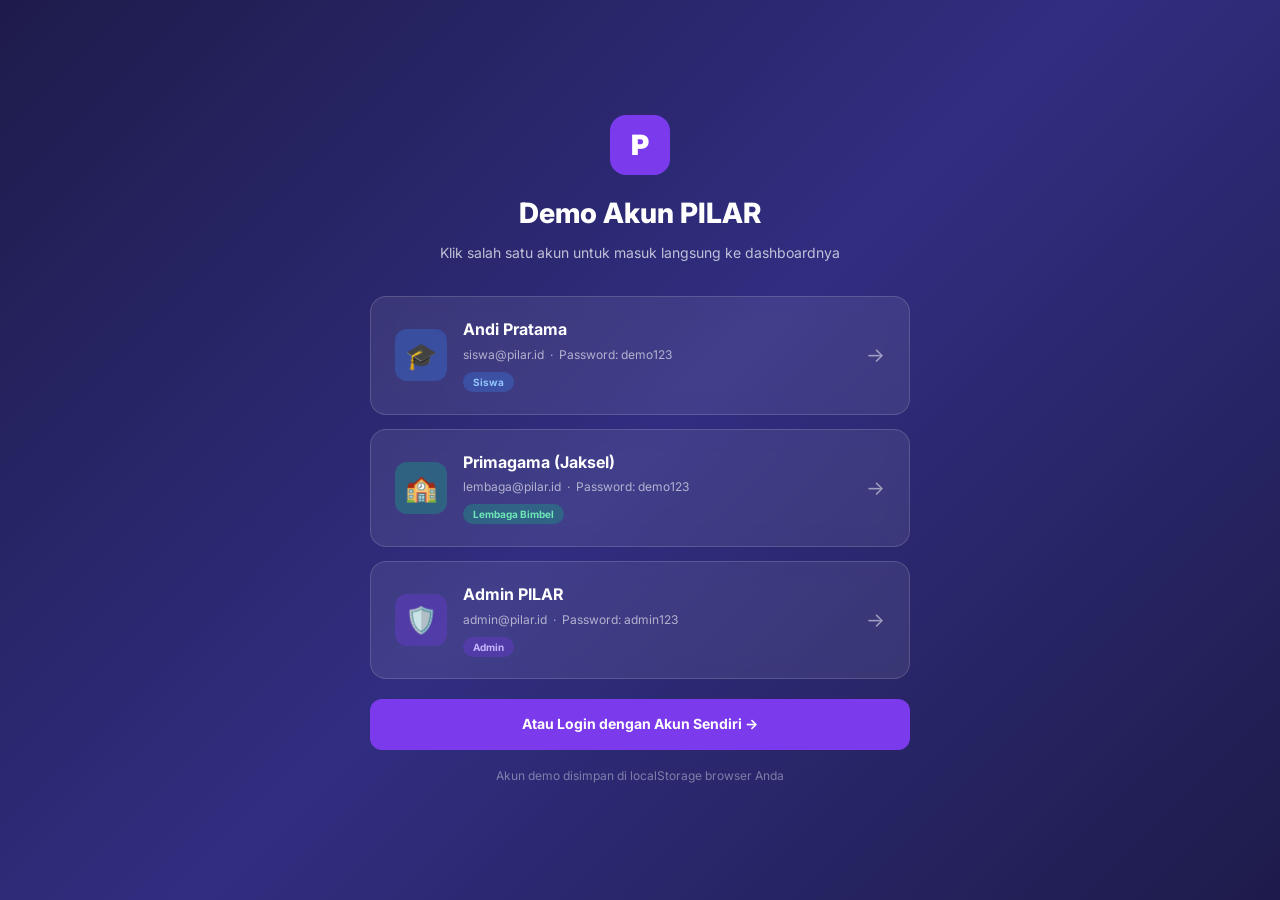
<file: demo.html>
﻿<!DOCTYPE html>
<html lang="id">

<head>
  <meta charset="UTF-8">
  <title>Demo Login - PILAR</title>
  <link rel="stylesheet" href="css/style.css">
  <link href="https://fonts.googleapis.com/css2?family=Inter:wght@400;500;600;700;800&display=swap" rel="stylesheet">
  <style>
    * {
      margin: 0;
      padding: 0;
      box-sizing: border-box;
    }

    body {
      font-family: 'Inter', sans-serif;
      background: linear-gradient(135deg, #1e1b4b 0%, #312e81 50%, #1e1b4b 100%);
      min-height: 100vh;
      display: flex;
      align-items: center;
      justify-content: center;
      padding: 20px;
    }

    .demo-container {
      width: 100%;
      max-width: 540px;
    }

    .demo-header {
      text-align: center;
      margin-bottom: 32px;
      color: white;
    }

    .demo-logo {
      width: 60px;
      height: 60px;
      background: #7C3AED;
      border-radius: 16px;
      display: flex;
      align-items: center;
      justify-content: center;
      font-size: 28px;
      font-weight: 900;
      color: white;
      margin: 0 auto 16px;
    }

    .demo-header h1 {
      font-size: 28px;
      font-weight: 800;
      margin-bottom: 6px;
    }

    .demo-header p {
      font-size: 14px;
      opacity: 0.7;
    }

    .demo-cards {
      display: flex;
      flex-direction: column;
      gap: 14px;
    }

    .demo-card {
      background: rgba(255, 255, 255, 0.08);
      backdrop-filter: blur(10px);
      border: 1px solid rgba(255, 255, 255, 0.15);
      border-radius: 16px;
      padding: 20px 24px;
      display: flex;
      align-items: center;
      justify-content: space-between;
      cursor: pointer;
      transition: all 0.2s ease;
      color: white;
    }

    .demo-card:hover {
      background: rgba(255, 255, 255, 0.15);
      transform: translateY(-2px);
      border-color: rgba(255, 255, 255, 0.3);
    }

    .demo-card-info {
      display: flex;
      align-items: center;
      gap: 16px;
    }

    .demo-card-icon {
      width: 52px;
      height: 52px;
      border-radius: 12px;
      display: flex;
      align-items: center;
      justify-content: center;
      font-size: 26px;
    }

    .icon-siswa {
      background: rgba(59, 130, 246, 0.3);
    }

    .icon-lembaga {
      background: rgba(16, 185, 129, 0.3);
    }

    .icon-admin {
      background: rgba(124, 58, 237, 0.3);
    }

    .demo-card-name {
      font-size: 16px;
      font-weight: 700;
      margin-bottom: 2px;
    }

    .demo-card-email {
      font-size: 12px;
      opacity: 0.6;
      margin-bottom: 4px;
    }

    .demo-card-role {
      display: inline-block;
      font-size: 10px;
      font-weight: 700;
      padding: 2px 10px;
      border-radius: 9999px;
    }

    .role-siswa {
      background: rgba(59, 130, 246, 0.3);
      color: #93C5FD;
    }

    .role-lembaga {
      background: rgba(16, 185, 129, 0.3);
      color: #6EE7B7;
    }

    .role-admin {
      background: rgba(124, 58, 237, 0.3);
      color: #C4B5FD;
    }

    .demo-card-arrow {
      font-size: 20px;
      opacity: 0.5;
    }

    .demo-login-btn {
      display: block;
      width: 100%;
      padding: 14px;
      background: #7C3AED;
      color: white;
      border: none;
      border-radius: 12px;
      font-size: 14px;
      font-weight: 700;
      cursor: pointer;
      text-align: center;
      margin-top: 20px;
      transition: background 0.2s;
    }

    .demo-login-btn:hover {
      background: #6D28D9;
    }

    .demo-note {
      text-align: center;
      color: rgba(255, 255, 255, 0.4);
      font-size: 12px;
      margin-top: 16px;
    }
  </style>
</head>

<body>
  <div class="demo-container">
    <div class="demo-header">
      <div class="demo-logo">P</div>
      <h1>Demo Akun PILAR</h1>
      <p>Klik salah satu akun untuk masuk langsung ke dashboardnya</p>
    </div>

    <div class="demo-cards">
      <div class="demo-card" onclick="loginAs('siswa')">
        <div class="demo-card-info">
          <div class="demo-card-icon icon-siswa">🎓</div>
          <div>
            <div class="demo-card-name">Andi Pratama</div>
            <div class="demo-card-email">siswa@pilar.id &nbsp;·&nbsp; Password: demo123</div>
            <span class="demo-card-role role-siswa">Siswa</span>
          </div>
        </div>
        <div class="demo-card-arrow">→</div>
      </div>

      <div class="demo-card" onclick="loginAs('lembaga')">
        <div class="demo-card-info">
          <div class="demo-card-icon icon-lembaga">🏫</div>
          <div>
            <div class="demo-card-name">Primagama (Jaksel)</div>
            <div class="demo-card-email">lembaga@pilar.id &nbsp;·&nbsp; Password: demo123</div>
            <span class="demo-card-role role-lembaga">Lembaga Bimbel</span>
          </div>
        </div>
        <div class="demo-card-arrow">→</div>
      </div>

      <div class="demo-card" onclick="loginAs('admin')">
        <div class="demo-card-info">
          <div class="demo-card-icon icon-admin">🛡️</div>
          <div>
            <div class="demo-card-name">Admin PILAR</div>
            <div class="demo-card-email">admin@pilar.id &nbsp;·&nbsp; Password: admin123</div>
            <span class="demo-card-role role-admin">Admin</span>
          </div>
        </div>
        <div class="demo-card-arrow">→</div>
      </div>
    </div>

    <a href="login.html" class="demo-login-btn">Atau Login dengan Akun Sendiri →</a>
    <div class="demo-note">Akun demo disimpan di localStorage browser Anda</div>
  </div>

  <script>

    const demoUsers = [
      { firstName: 'Andi', lastName: 'Pratama', email: 'siswa@pilar.id', role: 'siswa', password: 'demo123', createdAt: new Date().toISOString() },
      { firstName: 'Primagama', lastName: 'Jaksel', email: 'lembaga@pilar.id', role: 'lembaga', password: 'demo123', createdAt: new Date().toISOString() },
      { firstName: 'Admin', lastName: 'PILAR', email: 'admin@pilar.id', role: 'admin', password: 'admin123', createdAt: new Date().toISOString() },
    ];

    const existing = JSON.parse(localStorage.getItem('pilar_users') || '[]');
    demoUsers.forEach(demo => {
      if (!existing.find(u => u.email === demo.email)) {
        existing.push(demo);
      }
    });
    localStorage.setItem('pilar_users', JSON.stringify(existing));

    function loginAs(role) {
      const map = {
        siswa: { email: 'siswa@pilar.id', name: 'Andi Pratama', dest: 'dashboard-siswa.html' },
        lembaga: { email: 'lembaga@pilar.id', name: 'Primagama Jaksel', dest: 'dashboard-lembaga.html' },
        admin: { email: 'admin@pilar.id', name: 'Admin PILAR', dest: 'dashboard-admin.html' },
      };
      const target = map[role];
      localStorage.setItem('pilar_session', JSON.stringify({
        email: target.email, name: target.name, role: role, loggedIn: true
      }));
      window.location.href = target.dest;
    }
  </script>
</body>

</html>
</file>
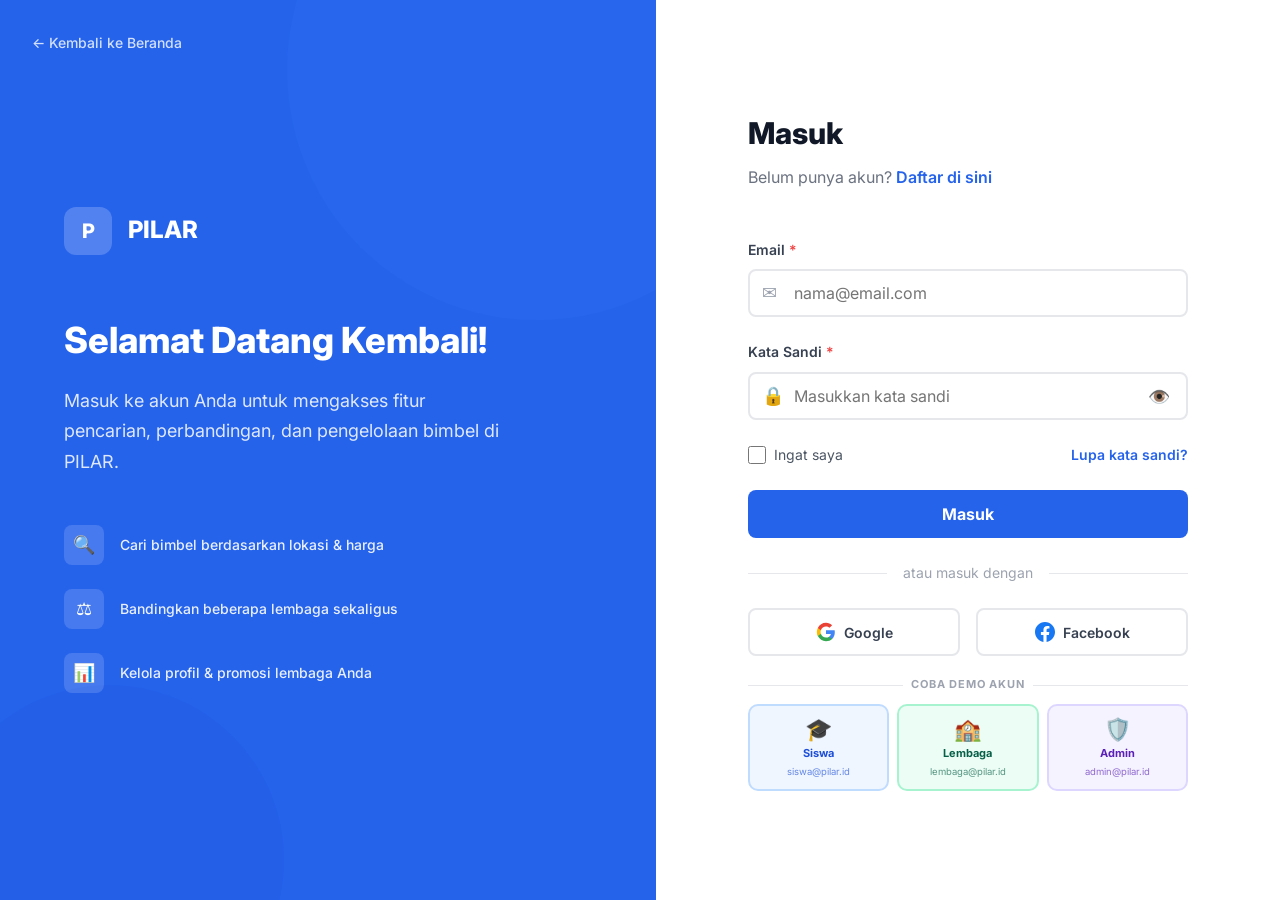
<file: login.html>
﻿<!DOCTYPE html>
<html lang="id">
<head>
  <meta charset="UTF-8">
  <meta name="viewport" content="width=device-width, initial-scale=1.0">
  <title>Masuk - PILAR</title>
  <link rel="stylesheet" href="css/style.css">
  <link rel="stylesheet" href="css/auth.css">
  <link href="https://fonts.googleapis.com/css2?family=Inter:wght@400;500;600;700;800&display=swap" rel="stylesheet">
  <style>
    
    .demo-section {
      margin-top: 20px;
    }
    .demo-label {
      display: flex;
      align-items: center;
      gap: 8px;
      font-size: 11px;
      font-weight: 700;
      color: var(--gray-400);
      text-transform: uppercase;
      letter-spacing: 0.8px;
      margin-bottom: 10px;
    }
    .demo-label::before,
    .demo-label::after {
      content: '';
      flex: 1;
      height: 1px;
      background-color: var(--gray-200);
    }
    .demo-quick-login {
      display: grid;
      grid-template-columns: repeat(3, 1fr);
      gap: 8px;
    }
    .demo-quick-btn {
      display: flex;
      flex-direction: column;
      align-items: center;
      gap: 6px;
      padding: 12px 8px;
      border-radius: 10px;
      border: 2px solid transparent;
      cursor: pointer;
      font-family: inherit;
      transition: all 0.18s ease;
      text-align: center;
      background: none;
    }
    .demo-quick-btn:active { transform: scale(0.96); }

    .demo-quick-btn .d-icon { font-size: 22px; line-height: 1; }
    .demo-quick-btn .d-role { font-size: 11px; font-weight: 700; }
    .demo-quick-btn .d-email { font-size: 9.5px; opacity: 0.65; word-break: break-all; }

.demo-siswa {
      background-color: #EFF6FF;
      border-color: #BFDBFE;
      color: #1D4ED8;
    }
    .demo-siswa:hover {
      background-color: #DBEAFE;
      border-color: #3B82F6;
      box-shadow: 0 4px 12px rgba(37,99,235,0.18);
      transform: translateY(-2px);
    }

.demo-lembaga {
      background-color: #ECFDF5;
      border-color: #A7F3D0;
      color: #065F46;
    }
    .demo-lembaga:hover {
      background-color: #D1FAE5;
      border-color: #10B981;
      box-shadow: 0 4px 12px rgba(16,185,129,0.18);
      transform: translateY(-2px);
    }

.demo-admin {
      background-color: #F5F3FF;
      border-color: #DDD6FE;
      color: #5B21B6;
    }
    .demo-admin:hover {
      background-color: #EDE9FE;
      border-color: #7C3AED;
      box-shadow: 0 4px 12px rgba(124,58,237,0.18);
      transform: translateY(-2px);
    }

.demo-quick-btn.is-loading {
      opacity: 0.5;
      cursor: not-allowed;
      transform: none !important;
      box-shadow: none !important;
    }
    .demo-quick-btn.is-active {
      opacity: 1;
      animation: pulse-btn 0.5s ease infinite alternate;
    }
    @keyframes pulse-btn {
      from { transform: scale(1); }
      to   { transform: scale(0.97); }
    }

@keyframes input-flash {
      0%   { border-color: #F59E0B; background-color: #FFFBEB; }
      70%  { border-color: #F59E0B; background-color: #FFFBEB; }
      100% { border-color: var(--gray-200); background-color: var(--white); }
    }
    .flash-input { animation: input-flash 0.8s ease forwards; }

    @media (max-width: 360px) {
      .demo-quick-login { grid-template-columns: 1fr; }
    }
  </style>
</head>
<body>

  <div class="auth-page">
    
    <div class="auth-panel">
      <a href="index.html" class="auth-back">← Kembali ke Beranda</a>

      <div class="auth-panel-content">
        <div class="auth-panel-logo">
          <div class="auth-panel-logo-icon">P</div>
          <span class="auth-panel-logo-text">PILAR</span>
        </div>

        <h1>Selamat Datang Kembali!</h1>
        <p>
          Masuk ke akun Anda untuk mengakses fitur pencarian, perbandingan,
          dan pengelolaan bimbel di PILAR.
        </p>

        <div class="auth-panel-features">
          <div class="auth-panel-feature">
            <div class="auth-panel-feature-icon">🔍</div>
            <span class="auth-panel-feature-text">Cari bimbel berdasarkan lokasi &amp; harga</span>
          </div>
          <div class="auth-panel-feature">
            <div class="auth-panel-feature-icon">⚖️</div>
            <span class="auth-panel-feature-text">Bandingkan beberapa lembaga sekaligus</span>
          </div>
          <div class="auth-panel-feature">
            <div class="auth-panel-feature-icon">📊</div>
            <span class="auth-panel-feature-text">Kelola profil &amp; promosi lembaga Anda</span>
          </div>
        </div>
      </div>
    </div>

<div class="auth-form-panel">
      <div class="auth-form-container">
        <div class="auth-form-mobile-logo">
          <div class="logo-icon">P</div>
          <span class="logo-text">PILAR</span>
        </div>

        <div class="auth-form-header">
          <h2>Masuk</h2>
          <p>Belum punya akun? <a href="register.html">Daftar di sini</a></p>
        </div>

<div class="auth-alert" id="loginAlert"></div>

        <form class="auth-form" id="loginForm" onsubmit="handleLogin(event)">
          
          <div class="form-group">
            <label for="loginEmail">Email <span class="required">*</span></label>
            <div class="form-input-wrapper">
              <span class="input-icon">✉️</span>
              <input type="email" id="loginEmail" placeholder="nama@email.com" required>
            </div>
            <span class="form-error" id="loginEmailError">Masukkan email yang valid</span>
          </div>

<div class="form-group">
            <label for="loginPassword">Kata Sandi <span class="required">*</span></label>
            <div class="form-input-wrapper">
              <span class="input-icon">🔒</span>
              <input type="password" id="loginPassword" placeholder="Masukkan kata sandi" required minlength="6">
              <button type="button" class="toggle-password" onclick="togglePassword('loginPassword', this)">
                👁️
              </button>
            </div>
            <span class="form-error" id="loginPasswordError">Kata sandi minimal 6 karakter</span>
          </div>

<div class="form-options">
            <div class="form-checkbox">
              <input type="checkbox" id="rememberMe">
              <label for="rememberMe">Ingat saya</label>
            </div>
            <a href="#" class="forgot-link">Lupa kata sandi?</a>
          </div>

<button type="submit" class="auth-submit" id="loginSubmit">
            Masuk
          </button>

<div class="auth-divider">atau masuk dengan</div>

<div class="auth-social">
            <button type="button" class="social-btn" onclick="socialLogin('google')">
              <svg viewBox="0 0 24 24" fill="none">
                <path d="M22.56 12.25c0-.78-.07-1.53-.2-2.25H12v4.26h5.92a5.06 5.06 0 0 1-2.2 3.32v2.77h3.57c2.08-1.92 3.28-4.74 3.28-8.1z" fill="#4285F4"/>
                <path d="M12 23c2.97 0 5.46-.98 7.28-2.66l-3.57-2.77c-.98.66-2.23 1.06-3.71 1.06-2.86 0-5.29-1.93-6.16-4.53H2.18v2.84C3.99 20.53 7.7 23 12 23z" fill="#34A853"/>
                <path d="M5.84 14.09c-.22-.66-.35-1.36-.35-2.09s.13-1.43.35-2.09V7.07H2.18C1.43 8.55 1 10.22 1 12s.43 3.45 1.18 4.93l2.85-2.22.81-.62z" fill="#FBBC05"/>
                <path d="M12 5.38c1.62 0 3.06.56 4.21 1.64l3.15-3.15C17.45 2.09 14.97 1 12 1 7.7 1 3.99 3.47 2.18 7.07l3.66 2.84c.87-2.6 3.3-4.53 6.16-4.53z" fill="#EA4335"/>
              </svg>
              Google
            </button>
            <button type="button" class="social-btn" onclick="socialLogin('facebook')">
              <svg viewBox="0 0 24 24" fill="#1877F2">
                <path d="M24 12.073c0-6.627-5.373-12-12-12s-12 5.373-12 12c0 5.99 4.388 10.954 10.125 11.854v-8.385H7.078v-3.47h3.047V9.43c0-3.007 1.792-4.669 4.533-4.669 1.312 0 2.686.235 2.686.235v2.953H15.83c-1.491 0-1.956.925-1.956 1.874v2.25h3.328l-.532 3.47h-2.796v8.385C19.612 23.027 24 18.062 24 12.073z"/>
              </svg>
              Facebook
            </button>
          </div>
        </form>

<div class="demo-section">
          <div class="demo-label">coba demo akun</div>
          <div class="demo-quick-login">
            <button type="button" class="demo-quick-btn demo-siswa" id="demoBtn-siswa"
                    onclick="quickDemoLogin('siswa', this)">
              <span class="d-icon">🎓</span>
              <span class="d-role">Siswa</span>
              <span class="d-email">siswa@pilar.id</span>
            </button>
            <button type="button" class="demo-quick-btn demo-lembaga" id="demoBtn-lembaga"
                    onclick="quickDemoLogin('lembaga', this)">
              <span class="d-icon">🏫</span>
              <span class="d-role">Lembaga</span>
              <span class="d-email">lembaga@pilar.id</span>
            </button>
            <button type="button" class="demo-quick-btn demo-admin" id="demoBtn-admin"
                    onclick="quickDemoLogin('admin', this)">
              <span class="d-icon">🛡️</span>
              <span class="d-role">Admin</span>
              <span class="d-email">admin@pilar.id</span>
            </button>
          </div>
        </div>

      </div>
    </div>
  </div>

  <script src="js/auth.js"></script>
  <script>

    (function seedDemo() {
      const demos = [
        { firstName: 'Andi',      lastName: 'Pratama', email: 'siswa@pilar.id',   role: 'siswa',   password: 'demo123',  createdAt: new Date().toISOString() },
        { firstName: 'Primagama', lastName: 'Jaksel',  email: 'lembaga@pilar.id', role: 'lembaga', password: 'demo123',  createdAt: new Date().toISOString() },
        { firstName: 'Admin',     lastName: 'PILAR',   email: 'admin@pilar.id',   role: 'admin',   password: 'admin123', createdAt: new Date().toISOString() },
      ];
      const stored = JSON.parse(localStorage.getItem('pilar_users') || '[]');
      let changed = false;
      demos.forEach(function(d) {
        if (!stored.find(function(u) { return u.email === d.email; })) {
          stored.push(d);
          changed = true;
        }
      });
      if (changed) localStorage.setItem('pilar_users', JSON.stringify(stored));
    })();

    function quickDemoLogin(role, btn) {
      var map = {
        siswa:   { email: 'siswa@pilar.id',   name: 'Andi Pratama',    dest: 'dashboard-siswa.html',   pass: 'demo123'  },
        lembaga: { email: 'lembaga@pilar.id', name: 'Primagama Jaksel', dest: 'dashboard-lembaga.html', pass: 'demo123'  },
        admin:   { email: 'admin@pilar.id',   name: 'Admin PILAR',      dest: 'dashboard-admin.html',   pass: 'admin123' }
      };
      var t = map[role];
      if (!t) return;

      var emailEl = document.getElementById('loginEmail');
      var passEl  = document.getElementById('loginPassword');
      emailEl.value = t.email;
      passEl.value  = t.pass;

      emailEl.classList.remove('flash-input');
      passEl.classList.remove('flash-input');
      void emailEl.offsetWidth; 
      emailEl.classList.add('flash-input');
      passEl.classList.add('flash-input');

      document.querySelectorAll('.demo-quick-btn').forEach(function(b) {
        b.classList.add('is-loading');
      });
      btn.classList.remove('is-loading');
      btn.classList.add('is-active');

      setTimeout(function() {
        localStorage.setItem('pilar_session', JSON.stringify({
          email: t.email,
          name:  t.name,
          role:  role,
          loggedIn: true
        }));
        window.location.href = t.dest;
      }, 800);
    }
  </script>
</body>
</html>
</file>
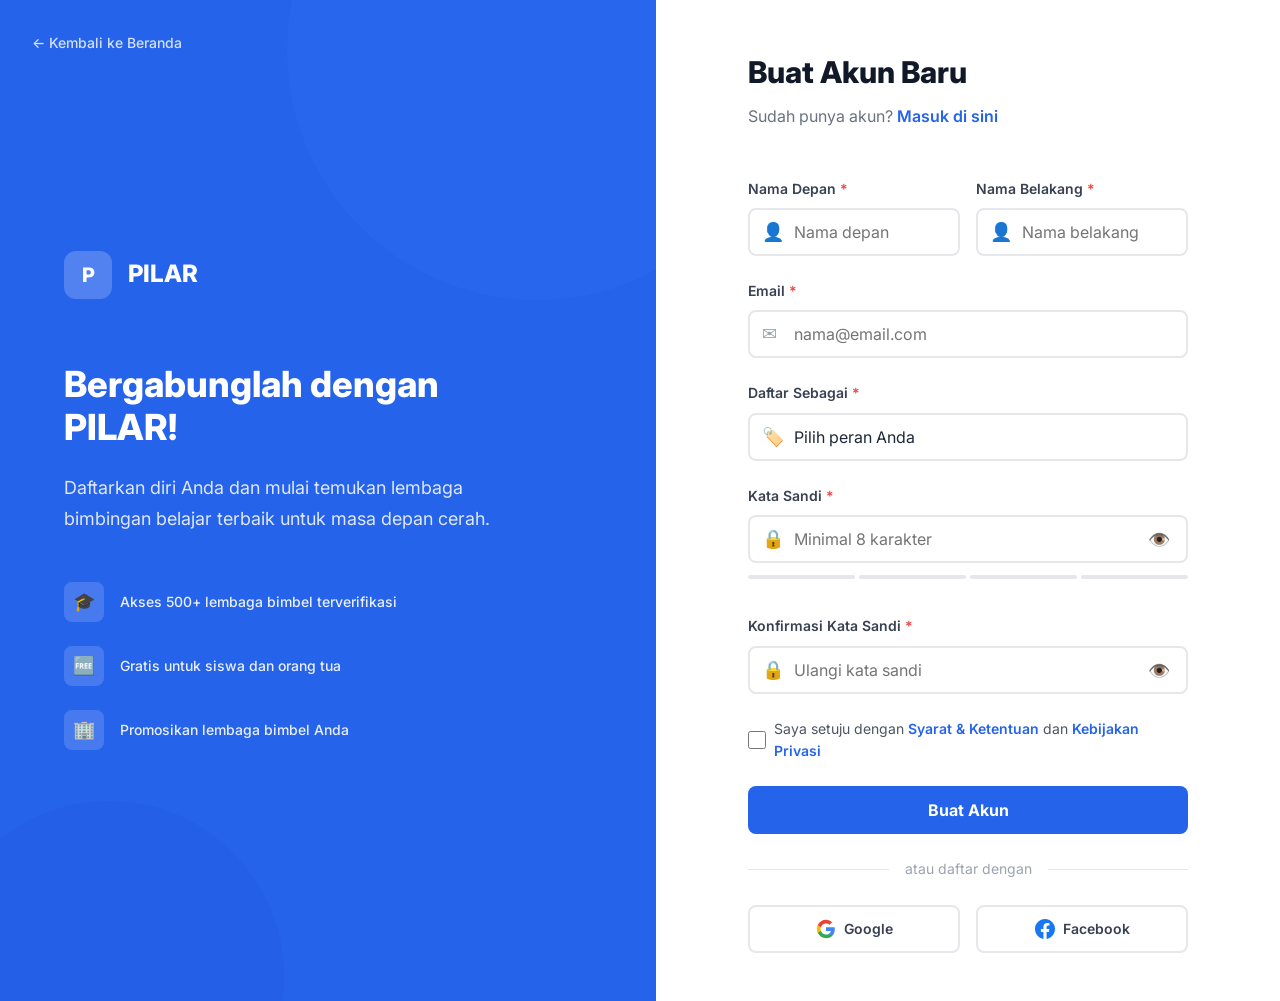
<file: register.html>
﻿<!DOCTYPE html>
<html lang="id">
<head>
  <meta charset="UTF-8">
  <meta name="viewport" content="width=device-width, initial-scale=1.0">
  <title>Daftar - PILAR</title>
  <link rel="stylesheet" href="css/style.css">
  <link rel="stylesheet" href="css/auth.css">
  <link href="https://fonts.googleapis.com/css2?family=Inter:wght@400;500;600;700;800&display=swap" rel="stylesheet">
</head>
<body>

  <div class="auth-page">
    
    <div class="auth-panel">
      <a href="index.html" class="auth-back">← Kembali ke Beranda</a>

      <div class="auth-panel-content">
        <div class="auth-panel-logo">
          <div class="auth-panel-logo-icon">P</div>
          <span class="auth-panel-logo-text">PILAR</span>
        </div>

        <h1>Bergabunglah dengan PILAR!</h1>
        <p>
          Daftarkan diri Anda dan mulai temukan lembaga bimbingan belajar
          terbaik untuk masa depan cerah.
        </p>

        <div class="auth-panel-features">
          <div class="auth-panel-feature">
            <div class="auth-panel-feature-icon">🎓</div>
            <span class="auth-panel-feature-text">Akses 500+ lembaga bimbel terverifikasi</span>
          </div>
          <div class="auth-panel-feature">
            <div class="auth-panel-feature-icon">🆓</div>
            <span class="auth-panel-feature-text">Gratis untuk siswa dan orang tua</span>
          </div>
          <div class="auth-panel-feature">
            <div class="auth-panel-feature-icon">🏢</div>
            <span class="auth-panel-feature-text">Promosikan lembaga bimbel Anda</span>
          </div>
        </div>
      </div>
    </div>

<div class="auth-form-panel">
      <div class="auth-form-container">
        <div class="auth-form-mobile-logo">
          <div class="logo-icon">P</div>
          <span class="logo-text">PILAR</span>
        </div>

        <div class="auth-form-header">
          <h2>Buat Akun Baru</h2>
          <p>Sudah punya akun? <a href="login.html">Masuk di sini</a></p>
        </div>

<div class="auth-alert" id="registerAlert"></div>

        <form class="auth-form" id="registerForm" onsubmit="handleRegister(event)">
          
          <div class="form-row">
            <div class="form-group">
              <label for="firstName">Nama Depan <span class="required">*</span></label>
              <div class="form-input-wrapper">
                <span class="input-icon">👤</span>
                <input type="text" id="firstName" placeholder="Nama depan" required>
              </div>
            </div>
            <div class="form-group">
              <label for="lastName">Nama Belakang <span class="required">*</span></label>
              <div class="form-input-wrapper">
                <span class="input-icon">👤</span>
                <input type="text" id="lastName" placeholder="Nama belakang" required>
              </div>
            </div>
          </div>

<div class="form-group">
            <label for="registerEmail">Email <span class="required">*</span></label>
            <div class="form-input-wrapper">
              <span class="input-icon">✉️</span>
              <input type="email" id="registerEmail" placeholder="nama@email.com" required>
            </div>
            <span class="form-error" id="registerEmailError">Masukkan email yang valid</span>
          </div>

<div class="form-group">
            <label for="userRole">Daftar Sebagai <span class="required">*</span></label>
            <div class="form-input-wrapper">
              <span class="input-icon">🏷️</span>
              <select id="userRole" required>
                <option value="" disabled selected>Pilih peran Anda</option>
                <option value="siswa">Siswa / Orang Tua</option>
                <option value="lembaga">Pemilik Lembaga Bimbel</option>
              </select>
            </div>
          </div>

<div class="form-group">
            <label for="registerPassword">Kata Sandi <span class="required">*</span></label>
            <div class="form-input-wrapper">
              <span class="input-icon">🔒</span>
              <input type="password" id="registerPassword" placeholder="Minimal 8 karakter" required minlength="8"
                     oninput="checkPasswordStrength(this.value)">
              <button type="button" class="toggle-password" onclick="togglePassword('registerPassword', this)">
                👁️
              </button>
            </div>
            <div class="password-strength">
              <div class="password-strength-bar" id="strengthBar1"></div>
              <div class="password-strength-bar" id="strengthBar2"></div>
              <div class="password-strength-bar" id="strengthBar3"></div>
              <div class="password-strength-bar" id="strengthBar4"></div>
            </div>
            <div class="password-strength-text" id="strengthText"></div>
          </div>

<div class="form-group">
            <label for="confirmPassword">Konfirmasi Kata Sandi <span class="required">*</span></label>
            <div class="form-input-wrapper">
              <span class="input-icon">🔒</span>
              <input type="password" id="confirmPassword" placeholder="Ulangi kata sandi" required>
              <button type="button" class="toggle-password" onclick="togglePassword('confirmPassword', this)">
                👁️
              </button>
            </div>
            <span class="form-error" id="confirmPasswordError">Kata sandi tidak cocok</span>
          </div>

<div class="form-checkbox">
            <input type="checkbox" id="agreeTerms" required>
            <label for="agreeTerms">
              Saya setuju dengan <a href="#">Syarat & Ketentuan</a> dan <a href="#">Kebijakan Privasi</a>
            </label>
          </div>

<button type="submit" class="auth-submit" id="registerSubmit">
            Buat Akun
          </button>

<div class="auth-divider">atau daftar dengan</div>

<div class="auth-social">
            <button type="button" class="social-btn" onclick="socialLogin('google')">
              <svg viewBox="0 0 24 24" fill="none">
                <path d="M22.56 12.25c0-.78-.07-1.53-.2-2.25H12v4.26h5.92a5.06 5.06 0 0 1-2.2 3.32v2.77h3.57c2.08-1.92 3.28-4.74 3.28-8.1z" fill="#4285F4"/>
                <path d="M12 23c2.97 0 5.46-.98 7.28-2.66l-3.57-2.77c-.98.66-2.23 1.06-3.71 1.06-2.86 0-5.29-1.93-6.16-4.53H2.18v2.84C3.99 20.53 7.7 23 12 23z" fill="#34A853"/>
                <path d="M5.84 14.09c-.22-.66-.35-1.36-.35-2.09s.13-1.43.35-2.09V7.07H2.18C1.43 8.55 1 10.22 1 12s.43 3.45 1.18 4.93l2.85-2.22.81-.62z" fill="#FBBC05"/>
                <path d="M12 5.38c1.62 0 3.06.56 4.21 1.64l3.15-3.15C17.45 2.09 14.97 1 12 1 7.7 1 3.99 3.47 2.18 7.07l3.66 2.84c.87-2.6 3.3-4.53 6.16-4.53z" fill="#EA4335"/>
              </svg>
              Google
            </button>
            <button type="button" class="social-btn" onclick="socialLogin('facebook')">
              <svg viewBox="0 0 24 24" fill="#1877F2">
                <path d="M24 12.073c0-6.627-5.373-12-12-12s-12 5.373-12 12c0 5.99 4.388 10.954 10.125 11.854v-8.385H7.078v-3.47h3.047V9.43c0-3.007 1.792-4.669 4.533-4.669 1.312 0 2.686.235 2.686.235v2.953H15.83c-1.491 0-1.956.925-1.956 1.874v2.25h3.328l-.532 3.47h-2.796v8.385C19.612 23.027 24 18.062 24 12.073z"/>
              </svg>
              Facebook
            </button>
          </div>
        </form>
      </div>
    </div>
  </div>

  <script src="js/auth.js"></script>
</body>
</html>
</file>
<file: css/style.css>
﻿*,
*::before,
*::after {
  margin: 0;
  padding: 0;
  box-sizing: border-box;
}

:root {
  
  --primary: #2563EB;
  --primary-dark: #1D4ED8;
  --primary-light: #3B82F6;
  --primary-lighter: #DBEAFE;

  
  --accent: #F59E0B;
  --accent-dark: #D97706;

  
  --white: #FFFFFF;
  --gray-50: #F9FAFB;
  --gray-100: #F3F4F6;
  --gray-200: #E5E7EB;
  --gray-300: #D1D5DB;
  --gray-400: #9CA3AF;
  --gray-500: #6B7280;
  --gray-600: #4B5563;
  --gray-700: #374151;
  --gray-800: #1F2937;
  --gray-900: #111827;

  
  --success: #10B981;
  --error: #EF4444;
  --warning: #F59E0B;
  --info: #3B82F6;

  
  --font-family: 'Inter', 'Segoe UI', system-ui, -apple-system, sans-serif;
  --font-size-xs: 0.75rem;
  --font-size-sm: 0.875rem;
  --font-size-base: 1rem;
  --font-size-lg: 1.125rem;
  --font-size-xl: 1.25rem;
  --font-size-2xl: 1.5rem;
  --font-size-3xl: 1.875rem;
  --font-size-4xl: 2.25rem;
  --font-size-5xl: 3rem;

  
  --spacing-xs: 0.25rem;
  --spacing-sm: 0.5rem;
  --spacing-md: 1rem;
  --spacing-lg: 1.5rem;
  --spacing-xl: 2rem;
  --spacing-2xl: 3rem;
  --spacing-3xl: 4rem;

  
  --radius-sm: 4px;
  --radius-md: 8px;
  --radius-lg: 12px;
  --radius-xl: 16px;
  --radius-full: 9999px;

  
  --shadow-sm: 0 1px 2px rgba(0, 0, 0, 0.05);
  --shadow-md: 0 4px 6px rgba(0, 0, 0, 0.07);
  --shadow-lg: 0 10px 15px rgba(0, 0, 0, 0.1);
  --shadow-xl: 0 20px 25px rgba(0, 0, 0, 0.1);

  
  --transition-fast: 150ms ease;
  --transition-normal: 250ms ease;
  --transition-slow: 350ms ease;
}

html {
  scroll-behavior: smooth;
  font-size: 16px;
}

body {
  font-family: var(--font-family);
  color: var(--gray-800);
  background-color: var(--white);
  line-height: 1.6;
  -webkit-font-smoothing: antialiased;
}

a {
  text-decoration: none;
  color: inherit;
}

ul, ol {
  list-style: none;
}

img {
  max-width: 100%;
  height: auto;
  display: block;
}

button {
  cursor: pointer;
  border: none;
  background: none;
  font-family: inherit;
}

input, select, textarea {
  font-family: inherit;
  font-size: var(--font-size-base);
}

.container {
  width: 100%;
  max-width: 1200px;
  margin: 0 auto;
  padding: 0 var(--spacing-lg);
}

.navbar {
  position: fixed;
  top: 0;
  left: 0;
  right: 0;
  z-index: 1000;
  background-color: var(--white);
  border-bottom: 1px solid var(--gray-200);
  transition: box-shadow var(--transition-normal);
}

.navbar.scrolled {
  box-shadow: var(--shadow-md);
}

.navbar .container {
  display: flex;
  align-items: center;
  justify-content: space-between;
  height: 72px;
}

.navbar-brand {
  display: flex;
  align-items: center;
  gap: var(--spacing-sm);
}

.navbar-logo {
  width: 40px;
  height: 40px;
  background-color: var(--primary);
  border-radius: var(--radius-md);
  display: flex;
  align-items: center;
  justify-content: center;
  color: var(--white);
  font-weight: 800;
  font-size: var(--font-size-lg);
}

.navbar-brand-text {
  font-size: var(--font-size-xl);
  font-weight: 700;
  color: var(--gray-900);
}

.navbar-brand-text span {
  color: var(--primary);
}

.navbar-menu {
  display: flex;
  align-items: center;
  gap: var(--spacing-xl);
}

.navbar-links {
  display: flex;
  align-items: center;
  gap: var(--spacing-lg);
}

.navbar-links a {
  font-size: var(--font-size-sm);
  font-weight: 500;
  color: var(--gray-600);
  transition: color var(--transition-fast);
  padding: var(--spacing-sm) 0;
  position: relative;
}

.navbar-links a:hover,
.navbar-links a.active {
  color: var(--primary);
}

.navbar-links a.active::after {
  content: '';
  position: absolute;
  bottom: -2px;
  left: 0;
  right: 0;
  height: 2px;
  background-color: var(--primary);
  border-radius: var(--radius-full);
}

.navbar-actions {
  display: flex;
  align-items: center;
  gap: var(--spacing-md);
}

.navbar-toggle {
  display: none;
  flex-direction: column;
  gap: 5px;
  padding: var(--spacing-sm);
}

.navbar-toggle span {
  display: block;
  width: 24px;
  height: 2px;
  background-color: var(--gray-700);
  border-radius: var(--radius-full);
  transition: all var(--transition-normal);
}

.navbar-toggle.active span:nth-child(1) {
  transform: rotate(45deg) translate(5px, 5px);
}

.navbar-toggle.active span:nth-child(2) {
  opacity: 0;
}

.navbar-toggle.active span:nth-child(3) {
  transform: rotate(-45deg) translate(5px, -5px);
}

.btn {
  display: inline-flex;
  align-items: center;
  justify-content: center;
  gap: var(--spacing-sm);
  padding: 10px 24px;
  font-size: var(--font-size-sm);
  font-weight: 600;
  border-radius: var(--radius-md);
  transition: all var(--transition-fast);
  white-space: nowrap;
}

.btn-primary {
  background-color: var(--primary);
  color: var(--white);
}

.btn-primary:hover {
  background-color: var(--primary-dark);
}

.btn-secondary {
  background-color: var(--gray-100);
  color: var(--gray-700);
}

.btn-secondary:hover {
  background-color: var(--gray-200);
}

.btn-outline {
  border: 2px solid var(--primary);
  color: var(--primary);
  background-color: transparent;
}

.btn-outline:hover {
  background-color: var(--primary);
  color: var(--white);
}

.btn-white {
  background-color: var(--white);
  color: var(--primary);
}

.btn-white:hover {
  background-color: var(--gray-100);
}

.btn-accent {
  background-color: var(--accent);
  color: var(--white);
}

.btn-accent:hover {
  background-color: var(--accent-dark);
}

.btn-lg {
  padding: 14px 32px;
  font-size: var(--font-size-base);
  border-radius: var(--radius-lg);
}

.btn-sm {
  padding: 6px 16px;
  font-size: var(--font-size-xs);
}

.btn-icon {
  width: 40px;
  height: 40px;
  padding: 0;
  border-radius: var(--radius-md);
}

.hero {
  padding: 160px 0 100px;
  background-color: var(--primary);
  color: var(--white);
  position: relative;
  overflow: hidden;
}

.hero::before {
  content: '';
  position: absolute;
  top: -50%;
  right: -10%;
  width: 600px;
  height: 600px;
  background-color: var(--primary-light);
  border-radius: 50%;
  opacity: 0.15;
}

.hero::after {
  content: '';
  position: absolute;
  bottom: -30%;
  left: -5%;
  width: 400px;
  height: 400px;
  background-color: var(--primary-dark);
  border-radius: 50%;
  opacity: 0.2;
}

.hero .container {
  position: relative;
  z-index: 1;
  display: flex;
  align-items: center;
  gap: var(--spacing-3xl);
}

.hero-content {
  flex: 1;
  max-width: 600px;
}

.hero-badge {
  display: inline-flex;
  align-items: center;
  gap: var(--spacing-sm);
  background-color: rgba(255, 255, 255, 0.15);
  color: var(--white);
  padding: 6px 16px;
  border-radius: var(--radius-full);
  font-size: var(--font-size-sm);
  font-weight: 500;
  margin-bottom: var(--spacing-lg);
}

.hero-badge .dot {
  width: 8px;
  height: 8px;
  background-color: var(--accent);
  border-radius: 50%;
}

.hero-title {
  font-size: var(--font-size-5xl);
  font-weight: 800;
  line-height: 1.15;
  margin-bottom: var(--spacing-lg);
}

.hero-title .highlight {
  color: var(--accent);
}

.hero-description {
  font-size: var(--font-size-lg);
  opacity: 0.9;
  line-height: 1.7;
  margin-bottom: var(--spacing-2xl);
}

.hero-buttons {
  display: flex;
  gap: var(--spacing-md);
  flex-wrap: wrap;
}

.hero-stats {
  display: flex;
  gap: var(--spacing-2xl);
  margin-top: var(--spacing-2xl);
  padding-top: var(--spacing-2xl);
  border-top: 1px solid rgba(255, 255, 255, 0.2);
}

.hero-stat-number {
  font-size: var(--font-size-3xl);
  font-weight: 800;
}

.hero-stat-label {
  font-size: var(--font-size-sm);
  opacity: 0.8;
}

.hero-illustration {
  flex: 1;
  display: flex;
  justify-content: center;
  align-items: center;
}

.hero-card {
  background-color: var(--white);
  border-radius: var(--radius-xl);
  padding: var(--spacing-xl);
  color: var(--gray-800);
  width: 380px;
  box-shadow: var(--shadow-xl);
}

.hero-card-header {
  display: flex;
  align-items: center;
  gap: var(--spacing-md);
  margin-bottom: var(--spacing-lg);
}

.hero-card-icon {
  width: 48px;
  height: 48px;
  background-color: var(--primary-lighter);
  border-radius: var(--radius-md);
  display: flex;
  align-items: center;
  justify-content: center;
  font-size: 24px;
}

.hero-card-title {
  font-weight: 700;
  font-size: var(--font-size-lg);
  color: var(--gray-900);
}

.hero-card-subtitle {
  font-size: var(--font-size-sm);
  color: var(--gray-500);
}

.hero-card-items {
  display: flex;
  flex-direction: column;
  gap: var(--spacing-md);
}

.hero-card-item {
  display: flex;
  align-items: center;
  gap: var(--spacing-md);
  padding: var(--spacing-md);
  background-color: var(--gray-50);
  border-radius: var(--radius-md);
}

.hero-card-item-icon {
  width: 36px;
  height: 36px;
  background-color: var(--primary);
  color: var(--white);
  border-radius: var(--radius-sm);
  display: flex;
  align-items: center;
  justify-content: center;
  font-size: 16px;
  flex-shrink: 0;
}

.hero-card-item-text {
  font-size: var(--font-size-sm);
  font-weight: 500;
  color: var(--gray-700);
}

.hero-card-item-sub {
  font-size: var(--font-size-xs);
  color: var(--gray-400);
}

.search-section {
  padding: var(--spacing-3xl) 0;
  background-color: var(--gray-50);
}

.search-bar {
  background-color: var(--white);
  border-radius: var(--radius-xl);
  padding: var(--spacing-lg);
  box-shadow: var(--shadow-lg);
  display: flex;
  gap: var(--spacing-md);
  align-items: flex-end;
  flex-wrap: wrap;
}

.search-field {
  flex: 1;
  min-width: 200px;
}

.search-field label {
  display: block;
  font-size: var(--font-size-xs);
  font-weight: 600;
  color: var(--gray-500);
  text-transform: uppercase;
  letter-spacing: 0.5px;
  margin-bottom: var(--spacing-sm);
}

.search-field input,
.search-field select {
  width: 100%;
  padding: 12px 16px;
  border: 2px solid var(--gray-200);
  border-radius: var(--radius-md);
  color: var(--gray-800);
  transition: border-color var(--transition-fast);
  background-color: var(--white);
}

.search-field input:focus,
.search-field select:focus {
  outline: none;
  border-color: var(--primary);
}

.search-field input::placeholder {
  color: var(--gray-400);
}

.search-btn {
  padding: 12px 32px;
  height: fit-content;
}

.section {
  padding: 80px 0;
}

.section-header {
  text-align: center;
  margin-bottom: var(--spacing-3xl);
}

.section-label {
  display: inline-block;
  font-size: var(--font-size-sm);
  font-weight: 600;
  color: var(--primary);
  background-color: var(--primary-lighter);
  padding: 4px 16px;
  border-radius: var(--radius-full);
  margin-bottom: var(--spacing-md);
  text-transform: uppercase;
  letter-spacing: 0.5px;
}

.section-title {
  font-size: var(--font-size-4xl);
  font-weight: 800;
  color: var(--gray-900);
  margin-bottom: var(--spacing-md);
}

.section-subtitle {
  font-size: var(--font-size-lg);
  color: var(--gray-500);
  max-width: 600px;
  margin: 0 auto;
}

.features-grid {
  display: grid;
  grid-template-columns: repeat(3, 1fr);
  gap: var(--spacing-xl);
}

.feature-card {
  background-color: var(--white);
  border: 1px solid var(--gray-200);
  border-radius: var(--radius-lg);
  padding: var(--spacing-2xl);
  transition: all var(--transition-normal);
}

.feature-card:hover {
  border-color: var(--primary);
  box-shadow: var(--shadow-lg);
  transform: translateY(-4px);
}

.feature-icon {
  width: 56px;
  height: 56px;
  background-color: var(--primary-lighter);
  border-radius: var(--radius-lg);
  display: flex;
  align-items: center;
  justify-content: center;
  font-size: 28px;
  margin-bottom: var(--spacing-lg);
}

.feature-card:hover .feature-icon {
  background-color: var(--primary);
  color: var(--white);
}

.feature-title {
  font-size: var(--font-size-xl);
  font-weight: 700;
  color: var(--gray-900);
  margin-bottom: var(--spacing-sm);
}

.feature-description {
  font-size: var(--font-size-sm);
  color: var(--gray-500);
  line-height: 1.7;
}

.how-it-works {
  background-color: var(--gray-50);
}

.steps-grid {
  display: grid;
  grid-template-columns: repeat(4, 1fr);
  gap: var(--spacing-xl);
  position: relative;
}

.step-card {
  text-align: center;
  position: relative;
}

.step-number {
  width: 64px;
  height: 64px;
  background-color: var(--primary);
  color: var(--white);
  border-radius: 50%;
  display: flex;
  align-items: center;
  justify-content: center;
  font-size: var(--font-size-2xl);
  font-weight: 800;
  margin: 0 auto var(--spacing-lg);
}

.step-title {
  font-size: var(--font-size-lg);
  font-weight: 700;
  color: var(--gray-900);
  margin-bottom: var(--spacing-sm);
}

.step-description {
  font-size: var(--font-size-sm);
  color: var(--gray-500);
  line-height: 1.7;
}

.step-card:not(:last-child)::after {
  content: '';
  position: absolute;
  top: 32px;
  right: -32px;
  width: 64px;
  height: 2px;
  background-color: var(--gray-300);
}

.bimbel-grid {
  display: grid;
  grid-template-columns: repeat(3, 1fr);
  gap: var(--spacing-xl);
}

.bimbel-card {
  background-color: var(--white);
  border: 1px solid var(--gray-200);
  border-radius: var(--radius-lg);
  overflow: hidden;
  transition: all var(--transition-normal);
}

.bimbel-card:hover {
  box-shadow: var(--shadow-lg);
  transform: translateY(-4px);
}

.bimbel-card-image {
  width: 100%;
  height: 200px;
  background-color: var(--primary-lighter);
  display: flex;
  align-items: center;
  justify-content: center;
  font-size: 48px;
  position: relative;
}

.bimbel-card-badge {
  position: absolute;
  top: var(--spacing-md);
  right: var(--spacing-md);
  background-color: var(--success);
  color: var(--white);
  font-size: var(--font-size-xs);
  font-weight: 600;
  padding: 4px 10px;
  border-radius: var(--radius-full);
}

.bimbel-card-body {
  padding: var(--spacing-xl);
}

.bimbel-card-name {
  font-size: var(--font-size-lg);
  font-weight: 700;
  color: var(--gray-900);
  margin-bottom: var(--spacing-sm);
}

.bimbel-card-location {
  font-size: var(--font-size-sm);
  color: var(--gray-500);
  display: flex;
  align-items: center;
  gap: var(--spacing-xs);
  margin-bottom: var(--spacing-md);
}

.bimbel-card-tags {
  display: flex;
  flex-wrap: wrap;
  gap: var(--spacing-sm);
  margin-bottom: var(--spacing-md);
}

.bimbel-tag {
  background-color: var(--primary-lighter);
  color: var(--primary);
  font-size: var(--font-size-xs);
  font-weight: 500;
  padding: 4px 10px;
  border-radius: var(--radius-full);
}

.bimbel-card-footer {
  display: flex;
  align-items: center;
  justify-content: space-between;
  padding-top: var(--spacing-md);
  border-top: 1px solid var(--gray-100);
}

.bimbel-price {
  font-size: var(--font-size-xl);
  font-weight: 800;
  color: var(--primary);
}

.bimbel-price span {
  font-size: var(--font-size-sm);
  font-weight: 400;
  color: var(--gray-400);
}

.bimbel-rating {
  display: flex;
  align-items: center;
  gap: var(--spacing-xs);
  font-size: var(--font-size-sm);
  font-weight: 600;
  color: var(--accent);
}

.cta-section {
  padding: 80px 0;
  background-color: var(--primary);
  color: var(--white);
}

.cta-content {
  text-align: center;
  max-width: 700px;
  margin: 0 auto;
}

.cta-title {
  font-size: var(--font-size-4xl);
  font-weight: 800;
  margin-bottom: var(--spacing-md);
}

.cta-description {
  font-size: var(--font-size-lg);
  opacity: 0.9;
  margin-bottom: var(--spacing-2xl);
}

.cta-buttons {
  display: flex;
  justify-content: center;
  gap: var(--spacing-md);
}

.footer {
  background-color: var(--gray-900);
  color: var(--gray-400);
  padding: 60px 0 30px;
}

.footer-grid {
  display: grid;
  grid-template-columns: 2fr 1fr 1fr 1fr;
  gap: var(--spacing-2xl);
  margin-bottom: var(--spacing-2xl);
}

.footer-brand {
  max-width: 300px;
}

.footer-brand-name {
  display: flex;
  align-items: center;
  gap: var(--spacing-sm);
  margin-bottom: var(--spacing-md);
}

.footer-logo {
  width: 36px;
  height: 36px;
  background-color: var(--primary);
  border-radius: var(--radius-md);
  display: flex;
  align-items: center;
  justify-content: center;
  color: var(--white);
  font-weight: 800;
  font-size: var(--font-size-base);
}

.footer-brand-name h3 {
  font-size: var(--font-size-xl);
  font-weight: 700;
  color: var(--white);
}

.footer-brand p {
  font-size: var(--font-size-sm);
  line-height: 1.7;
}

.footer-col h4 {
  font-size: var(--font-size-sm);
  font-weight: 700;
  color: var(--white);
  text-transform: uppercase;
  letter-spacing: 0.5px;
  margin-bottom: var(--spacing-lg);
}

.footer-col ul {
  display: flex;
  flex-direction: column;
  gap: var(--spacing-md);
}

.footer-col a {
  font-size: var(--font-size-sm);
  color: var(--gray-400);
  transition: color var(--transition-fast);
}

.footer-col a:hover {
  color: var(--white);
}

.footer-bottom {
  padding-top: var(--spacing-xl);
  border-top: 1px solid var(--gray-700);
  display: flex;
  align-items: center;
  justify-content: space-between;
  font-size: var(--font-size-sm);
}

.footer-socials {
  display: flex;
  gap: var(--spacing-md);
}

.footer-socials a {
  width: 36px;
  height: 36px;
  background-color: var(--gray-700);
  border-radius: var(--radius-md);
  display: flex;
  align-items: center;
  justify-content: center;
  color: var(--gray-400);
  transition: all var(--transition-fast);
}

.footer-socials a:hover {
  background-color: var(--primary);
  color: var(--white);
}

.testimonials-grid {
  display: grid;
  grid-template-columns: repeat(3, 1fr);
  gap: var(--spacing-xl);
}

.testimonial-card {
  background-color: var(--white);
  border: 1px solid var(--gray-200);
  border-radius: var(--radius-lg);
  padding: var(--spacing-xl);
}

.testimonial-stars {
  color: var(--accent);
  font-size: var(--font-size-lg);
  margin-bottom: var(--spacing-md);
}

.testimonial-text {
  font-size: var(--font-size-sm);
  color: var(--gray-600);
  line-height: 1.7;
  margin-bottom: var(--spacing-lg);
  font-style: italic;
}

.testimonial-author {
  display: flex;
  align-items: center;
  gap: var(--spacing-md);
}

.testimonial-avatar {
  width: 44px;
  height: 44px;
  background-color: var(--primary-lighter);
  border-radius: 50%;
  display: flex;
  align-items: center;
  justify-content: center;
  font-weight: 700;
  color: var(--primary);
  font-size: var(--font-size-sm);
}

.testimonial-name {
  font-weight: 600;
  color: var(--gray-900);
  font-size: var(--font-size-sm);
}

.testimonial-role {
  font-size: var(--font-size-xs);
  color: var(--gray-400);
}

.fade-in {
  opacity: 0;
  transform: translateY(20px);
  transition: opacity 0.6s ease, transform 0.6s ease;
}

.fade-in.visible {
  opacity: 1;
  transform: translateY(0);
}

@media (max-width: 1024px) {
  .hero .container {
    flex-direction: column;
    text-align: center;
  }

  .hero-content {
    max-width: 100%;
  }

  .hero-buttons {
    justify-content: center;
  }

  .hero-stats {
    justify-content: center;
  }

  .hero-illustration {
    display: none;
  }

  .features-grid {
    grid-template-columns: repeat(2, 1fr);
  }

  .bimbel-grid {
    grid-template-columns: repeat(2, 1fr);
  }

  .steps-grid {
    grid-template-columns: repeat(2, 1fr);
    gap: var(--spacing-2xl);
  }

  .step-card:not(:last-child)::after {
    display: none;
  }

  .footer-grid {
    grid-template-columns: 1fr 1fr;
  }
}

@media (max-width: 768px) {
  .navbar-links {
    display: none;
  }

  .navbar-toggle {
    display: flex;
  }

  
  .navbar-menu.active .navbar-links {
    display: flex;
    flex-direction: column;
    position: absolute;
    top: 72px;
    left: 0;
    right: 0;
    background-color: var(--white);
    padding: var(--spacing-lg);
    border-bottom: 1px solid var(--gray-200);
    box-shadow: var(--shadow-md);
  }

  .hero {
    padding: 120px 0 60px;
  }

  .hero-title {
    font-size: var(--font-size-3xl);
  }

  .hero-stats {
    flex-direction: column;
    gap: var(--spacing-lg);
    align-items: center;
  }

  .section-title {
    font-size: var(--font-size-2xl);
  }

  .features-grid,
  .bimbel-grid,
  .testimonials-grid {
    grid-template-columns: 1fr;
  }

  .steps-grid {
    grid-template-columns: 1fr;
  }

  .search-bar {
    flex-direction: column;
  }

  .search-field {
    min-width: 100%;
  }

  .search-btn {
    width: 100%;
  }

  .cta-title {
    font-size: var(--font-size-2xl);
  }

  .cta-buttons {
    flex-direction: column;
    align-items: center;
  }

  .footer-grid {
    grid-template-columns: 1fr;
  }

  .footer-bottom {
    flex-direction: column;
    gap: var(--spacing-md);
    text-align: center;
  }
}
</file>
<file: css/auth.css>
﻿.auth-page {
  min-height: 100vh;
  display: flex;
}

.auth-panel {
  flex: 1;
  background-color: var(--primary);
  color: var(--white);
  display: flex;
  flex-direction: column;
  justify-content: center;
  padding: var(--spacing-3xl);
  position: relative;
  overflow: hidden;
}

.auth-panel::before {
  content: '';
  position: absolute;
  top: -20%;
  right: -20%;
  width: 500px;
  height: 500px;
  background-color: var(--primary-light);
  border-radius: 50%;
  opacity: 0.12;
}

.auth-panel::after {
  content: '';
  position: absolute;
  bottom: -15%;
  left: -10%;
  width: 350px;
  height: 350px;
  background-color: var(--primary-dark);
  border-radius: 50%;
  opacity: 0.15;
}

.auth-panel-content {
  position: relative;
  z-index: 1;
  max-width: 450px;
}

.auth-panel-logo {
  display: flex;
  align-items: center;
  gap: var(--spacing-md);
  margin-bottom: var(--spacing-3xl);
}

.auth-panel-logo-icon {
  width: 48px;
  height: 48px;
  background-color: rgba(255, 255, 255, 0.2);
  border-radius: var(--radius-lg);
  display: flex;
  align-items: center;
  justify-content: center;
  font-weight: 800;
  font-size: var(--font-size-xl);
}

.auth-panel-logo-text {
  font-size: var(--font-size-2xl);
  font-weight: 800;
}

.auth-panel h1 {
  font-size: var(--font-size-4xl);
  font-weight: 800;
  line-height: 1.2;
  margin-bottom: var(--spacing-lg);
}

.auth-panel p {
  font-size: var(--font-size-lg);
  opacity: 0.85;
  line-height: 1.7;
  margin-bottom: var(--spacing-2xl);
}

.auth-panel-features {
  display: flex;
  flex-direction: column;
  gap: var(--spacing-lg);
}

.auth-panel-feature {
  display: flex;
  align-items: center;
  gap: var(--spacing-md);
}

.auth-panel-feature-icon {
  width: 40px;
  height: 40px;
  background-color: rgba(255, 255, 255, 0.15);
  border-radius: var(--radius-md);
  display: flex;
  align-items: center;
  justify-content: center;
  flex-shrink: 0;
  font-size: 18px;
}

.auth-panel-feature-text {
  font-size: var(--font-size-sm);
  font-weight: 500;
  opacity: 0.9;
}

.auth-form-panel {
  flex: 1;
  display: flex;
  flex-direction: column;
  align-items: center;
  justify-content: center;
  padding: var(--spacing-2xl);
  background-color: var(--white);
  overflow-y: auto;
}

.auth-form-container {
  width: 100%;
  max-width: 440px;
}

.auth-form-header {
  margin-bottom: var(--spacing-2xl);
}

.auth-form-mobile-logo {
  display: none;
  align-items: center;
  gap: var(--spacing-sm);
  margin-bottom: var(--spacing-xl);
}

.auth-form-mobile-logo .logo-icon {
  width: 40px;
  height: 40px;
  background-color: var(--primary);
  border-radius: var(--radius-md);
  display: flex;
  align-items: center;
  justify-content: center;
  color: var(--white);
  font-weight: 800;
  font-size: var(--font-size-lg);
}

.auth-form-mobile-logo .logo-text {
  font-size: var(--font-size-xl);
  font-weight: 700;
  color: var(--gray-900);
}

.auth-form-header h2 {
  font-size: var(--font-size-3xl);
  font-weight: 800;
  color: var(--gray-900);
  margin-bottom: var(--spacing-sm);
}

.auth-form-header p {
  font-size: var(--font-size-base);
  color: var(--gray-500);
}

.auth-form-header p a {
  color: var(--primary);
  font-weight: 600;
  transition: color var(--transition-fast);
}

.auth-form-header p a:hover {
  color: var(--primary-dark);
}

.auth-form {
  display: flex;
  flex-direction: column;
  gap: var(--spacing-lg);
}

.form-group {
  display: flex;
  flex-direction: column;
  gap: var(--spacing-sm);
}

.form-group label {
  font-size: var(--font-size-sm);
  font-weight: 600;
  color: var(--gray-700);
}

.form-group label .required {
  color: var(--error);
}

.form-input-wrapper {
  position: relative;
}

.form-input-wrapper .input-icon {
  position: absolute;
  left: 14px;
  top: 50%;
  transform: translateY(-50%);
  color: var(--gray-400);
  font-size: 18px;
  pointer-events: none;
}

.form-input-wrapper input {
  width: 100%;
  padding: 12px 16px 12px 44px;
  border: 2px solid var(--gray-200);
  border-radius: var(--radius-md);
  color: var(--gray-800);
  transition: border-color var(--transition-fast);
  background-color: var(--white);
}

.form-input-wrapper input:focus {
  outline: none;
  border-color: var(--primary);
}

.form-input-wrapper input.error {
  border-color: var(--error);
}

.form-input-wrapper .toggle-password {
  position: absolute;
  right: 14px;
  top: 50%;
  transform: translateY(-50%);
  color: var(--gray-400);
  font-size: 18px;
  cursor: pointer;
  background: none;
  border: none;
  padding: 4px;
}

.form-input-wrapper .toggle-password:hover {
  color: var(--gray-600);
}

.form-error {
  font-size: var(--font-size-xs);
  color: var(--error);
  display: none;
}

.form-error.show {
  display: block;
}

.form-row {
  display: grid;
  grid-template-columns: 1fr 1fr;
  gap: var(--spacing-md);
}

.form-input-wrapper select {
  width: 100%;
  padding: 12px 16px 12px 44px;
  border: 2px solid var(--gray-200);
  border-radius: var(--radius-md);
  color: var(--gray-800);
  transition: border-color var(--transition-fast);
  background-color: var(--white);
  appearance: none;
  cursor: pointer;
}

.form-input-wrapper select:focus {
  outline: none;
  border-color: var(--primary);
}

.form-checkbox {
  display: flex;
  align-items: center;
  gap: var(--spacing-sm);
}

.form-checkbox input[type="checkbox"] {
  width: 18px;
  height: 18px;
  accent-color: var(--primary);
  cursor: pointer;
}

.form-checkbox label {
  font-size: var(--font-size-sm);
  color: var(--gray-600);
  cursor: pointer;
}

.form-checkbox label a {
  color: var(--primary);
  font-weight: 600;
}

.form-options {
  display: flex;
  align-items: center;
  justify-content: space-between;
}

.forgot-link {
  font-size: var(--font-size-sm);
  color: var(--primary);
  font-weight: 600;
  transition: color var(--transition-fast);
}

.forgot-link:hover {
  color: var(--primary-dark);
}

.auth-submit {
  width: 100%;
  padding: 14px;
  font-size: var(--font-size-base);
  font-weight: 700;
  border-radius: var(--radius-md);
  background-color: var(--primary);
  color: var(--white);
  border: none;
  cursor: pointer;
  transition: background-color var(--transition-fast);
}

.auth-submit:hover {
  background-color: var(--primary-dark);
}

.auth-submit:disabled {
  background-color: var(--gray-300);
  cursor: not-allowed;
}

.auth-divider {
  display: flex;
  align-items: center;
  gap: var(--spacing-md);
  color: var(--gray-400);
  font-size: var(--font-size-sm);
}

.auth-divider::before,
.auth-divider::after {
  content: '';
  flex: 1;
  height: 1px;
  background-color: var(--gray-200);
}

.auth-social {
  display: flex;
  gap: var(--spacing-md);
}

.social-btn {
  flex: 1;
  display: flex;
  align-items: center;
  justify-content: center;
  gap: var(--spacing-sm);
  padding: 12px;
  border: 2px solid var(--gray-200);
  border-radius: var(--radius-md);
  font-size: var(--font-size-sm);
  font-weight: 600;
  color: var(--gray-700);
  transition: all var(--transition-fast);
  background-color: var(--white);
  cursor: pointer;
}

.social-btn:hover {
  border-color: var(--gray-300);
  background-color: var(--gray-50);
}

.social-btn svg {
  width: 20px;
  height: 20px;
}

.auth-alert {
  padding: var(--spacing-md);
  border-radius: var(--radius-md);
  font-size: var(--font-size-sm);
  display: none;
}

.auth-alert.success {
  display: flex;
  align-items: center;
  gap: var(--spacing-sm);
  background-color: #D1FAE5;
  color: #065F46;
  border: 1px solid #A7F3D0;
}

.auth-alert.error {
  display: flex;
  align-items: center;
  gap: var(--spacing-sm);
  background-color: #FEE2E2;
  color: #991B1B;
  border: 1px solid #FECACA;
}

.auth-back {
  position: absolute;
  top: var(--spacing-xl);
  left: var(--spacing-xl);
  display: flex;
  align-items: center;
  gap: var(--spacing-sm);
  font-size: var(--font-size-sm);
  font-weight: 500;
  color: rgba(255, 255, 255, 0.8);
  transition: color var(--transition-fast);
  z-index: 2;
}

.auth-back:hover {
  color: var(--white);
}

.password-strength {
  display: flex;
  gap: 4px;
  margin-top: 4px;
}

.password-strength-bar {
  flex: 1;
  height: 4px;
  border-radius: var(--radius-full);
  background-color: var(--gray-200);
  transition: background-color var(--transition-fast);
}

.password-strength-bar.weak {
  background-color: var(--error);
}

.password-strength-bar.medium {
  background-color: var(--warning);
}

.password-strength-bar.strong {
  background-color: var(--success);
}

.password-strength-text {
  font-size: var(--font-size-xs);
  color: var(--gray-500);
  margin-top: 4px;
}

@media (max-width: 1024px) {
  .auth-panel {
    display: none;
  }

  .auth-form-mobile-logo {
    display: flex;
  }

  .auth-back {
    display: none;
  }
}

@media (max-width: 480px) {
  .auth-form-panel {
    padding: var(--spacing-lg);
  }

  .auth-form-header h2 {
    font-size: var(--font-size-2xl);
  }

  .form-row {
    grid-template-columns: 1fr;
  }

  .auth-social {
    flex-direction: column;
  }
}

.demo-quick-login {
  display: flex;
  gap: 8px;
}

.demo-quick-btn {
  flex: 1;
  display: flex;
  align-items: center;
  gap: 8px;
  padding: 10px 10px;
  border-radius: var(--radius-md);
  border: 2px solid transparent;
  cursor: pointer;
  transition: all var(--transition-fast);
  font-family: inherit;
  text-align: left;
  position: relative;
  overflow: hidden;
}

.demo-quick-btn::after {
  content: '';
  position: absolute;
  inset: 0;
  background-color: rgba(255, 255, 255, 0.15);
  opacity: 0;
  transition: opacity var(--transition-fast);
}

.demo-quick-btn:hover::after { opacity: 1; }

.demo-siswa {
  background-color: #EFF6FF;
  border-color: #BFDBFE;
  color: #1D4ED8;
}
.demo-siswa:hover {
  background-color: #DBEAFE;
  border-color: #93C5FD;
  transform: translateY(-2px);
  box-shadow: 0 4px 10px rgba(37,99,235,0.15);
}

.demo-lembaga {
  background-color: #ECFDF5;
  border-color: #A7F3D0;
  color: #047857;
}
.demo-lembaga:hover {
  background-color: #D1FAE5;
  border-color: #6EE7B7;
  transform: translateY(-2px);
  box-shadow: 0 4px 10px rgba(5,150,105,0.15);
}

.demo-admin {
  background-color: #F5F3FF;
  border-color: #DDD6FE;
  color: #6D28D9;
}
.demo-admin:hover {
  background-color: #EDE9FE;
  border-color: #C4B5FD;
  transform: translateY(-2px);
  box-shadow: 0 4px 10px rgba(124,58,237,0.15);
}

.demo-btn-icon {
  font-size: 20px;
  flex-shrink: 0;
  line-height: 1;
}

.demo-btn-info {
  display: flex;
  flex-direction: column;
  gap: 1px;
}

.demo-btn-label {
  font-size: 12px;
  font-weight: 700;
  line-height: 1.2;
}

.demo-btn-email {
  font-size: 10px;
  opacity: 0.7;
  font-weight: 400;
  white-space: nowrap;
  overflow: hidden;
  text-overflow: ellipsis;
  max-width: 90px;
}

.demo-quick-btn.loading {
  opacity: 0.65;
  pointer-events: none;
  animation: demo-pulse 0.6s ease infinite alternate;
}

@keyframes demo-pulse {
  from { transform: scale(1); }
  to   { transform: scale(0.97); }
}

.demo-fill {
  animation: demo-fill-flash 0.6s ease;
}

@keyframes demo-fill-flash {
  0%   { background-color: #FEF9C3; border-color: #F59E0B; }
  60%  { background-color: #FEF9C3; border-color: #F59E0B; }
  100% { background-color: var(--white); border-color: var(--gray-200); }
}

@media (max-width: 360px) {
  .demo-quick-login { flex-direction: column; }
  .demo-btn-email { max-width: 100%; }
}
</file>
